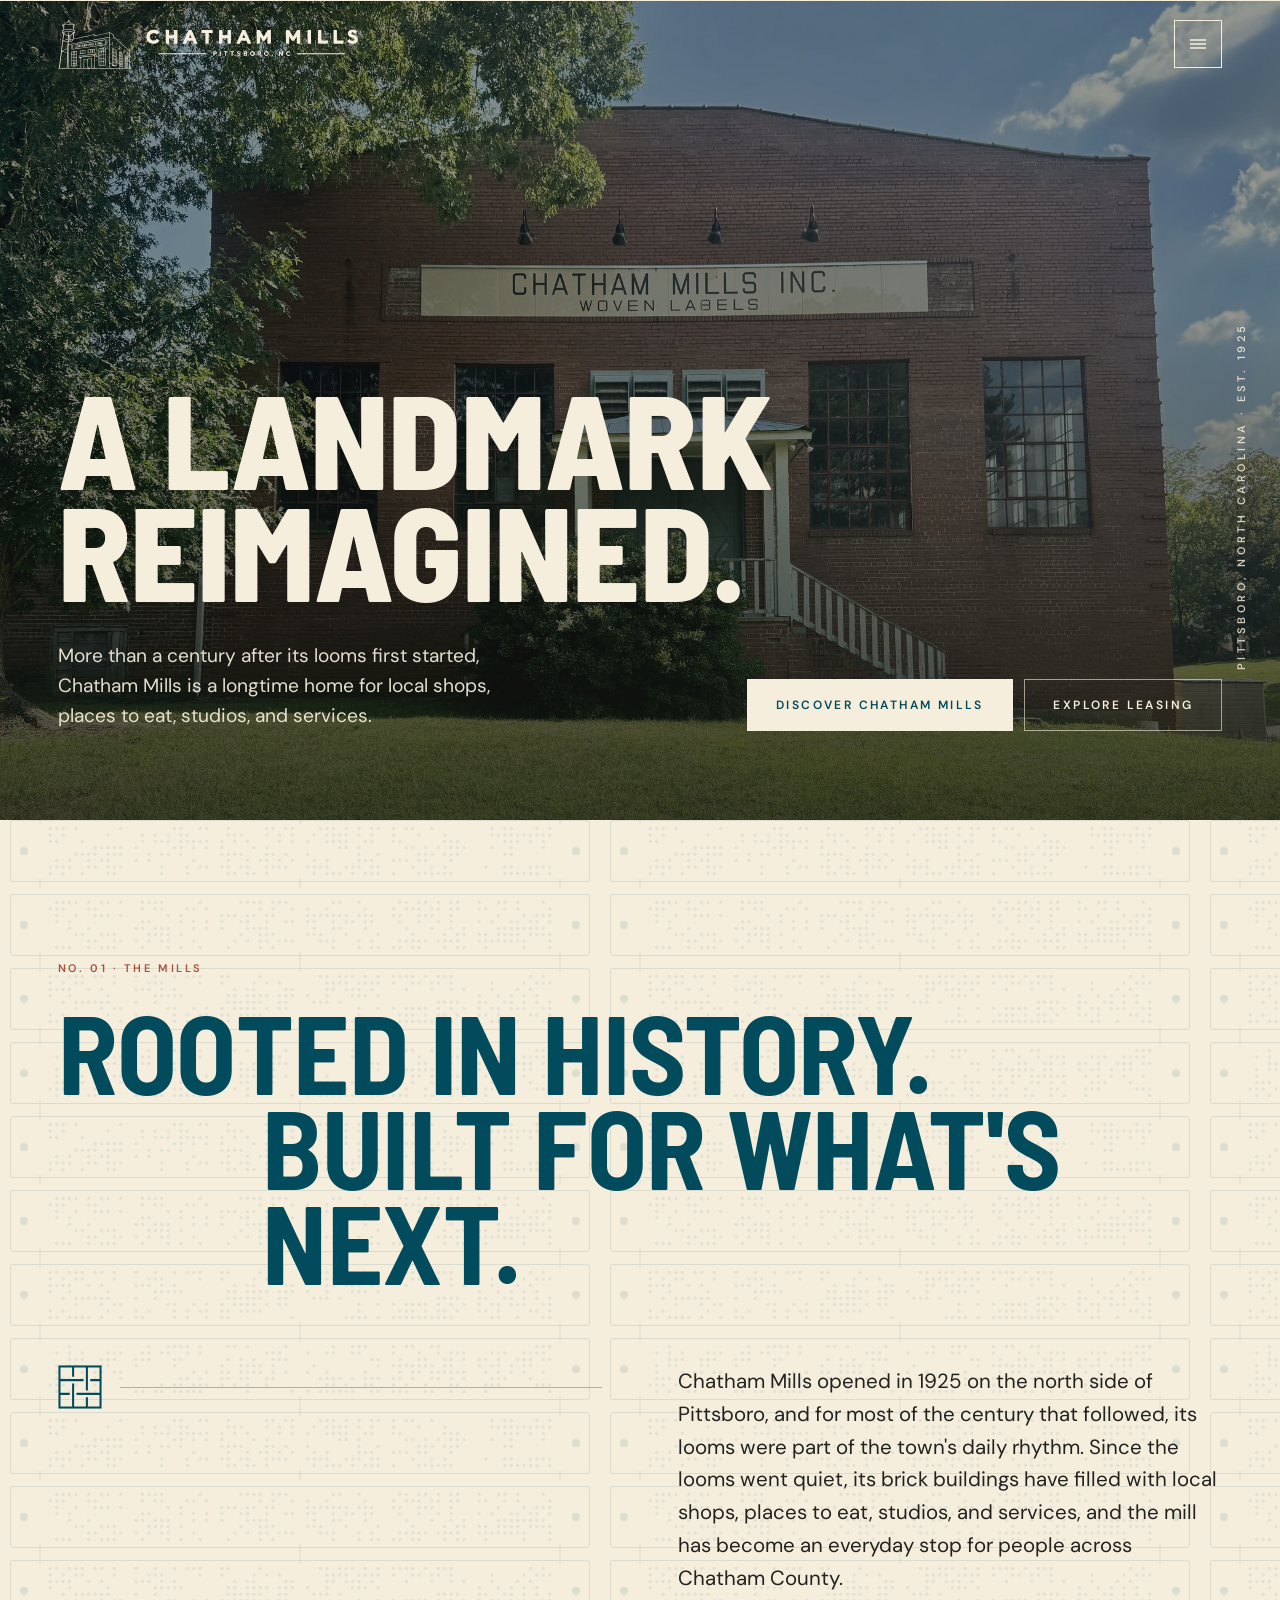
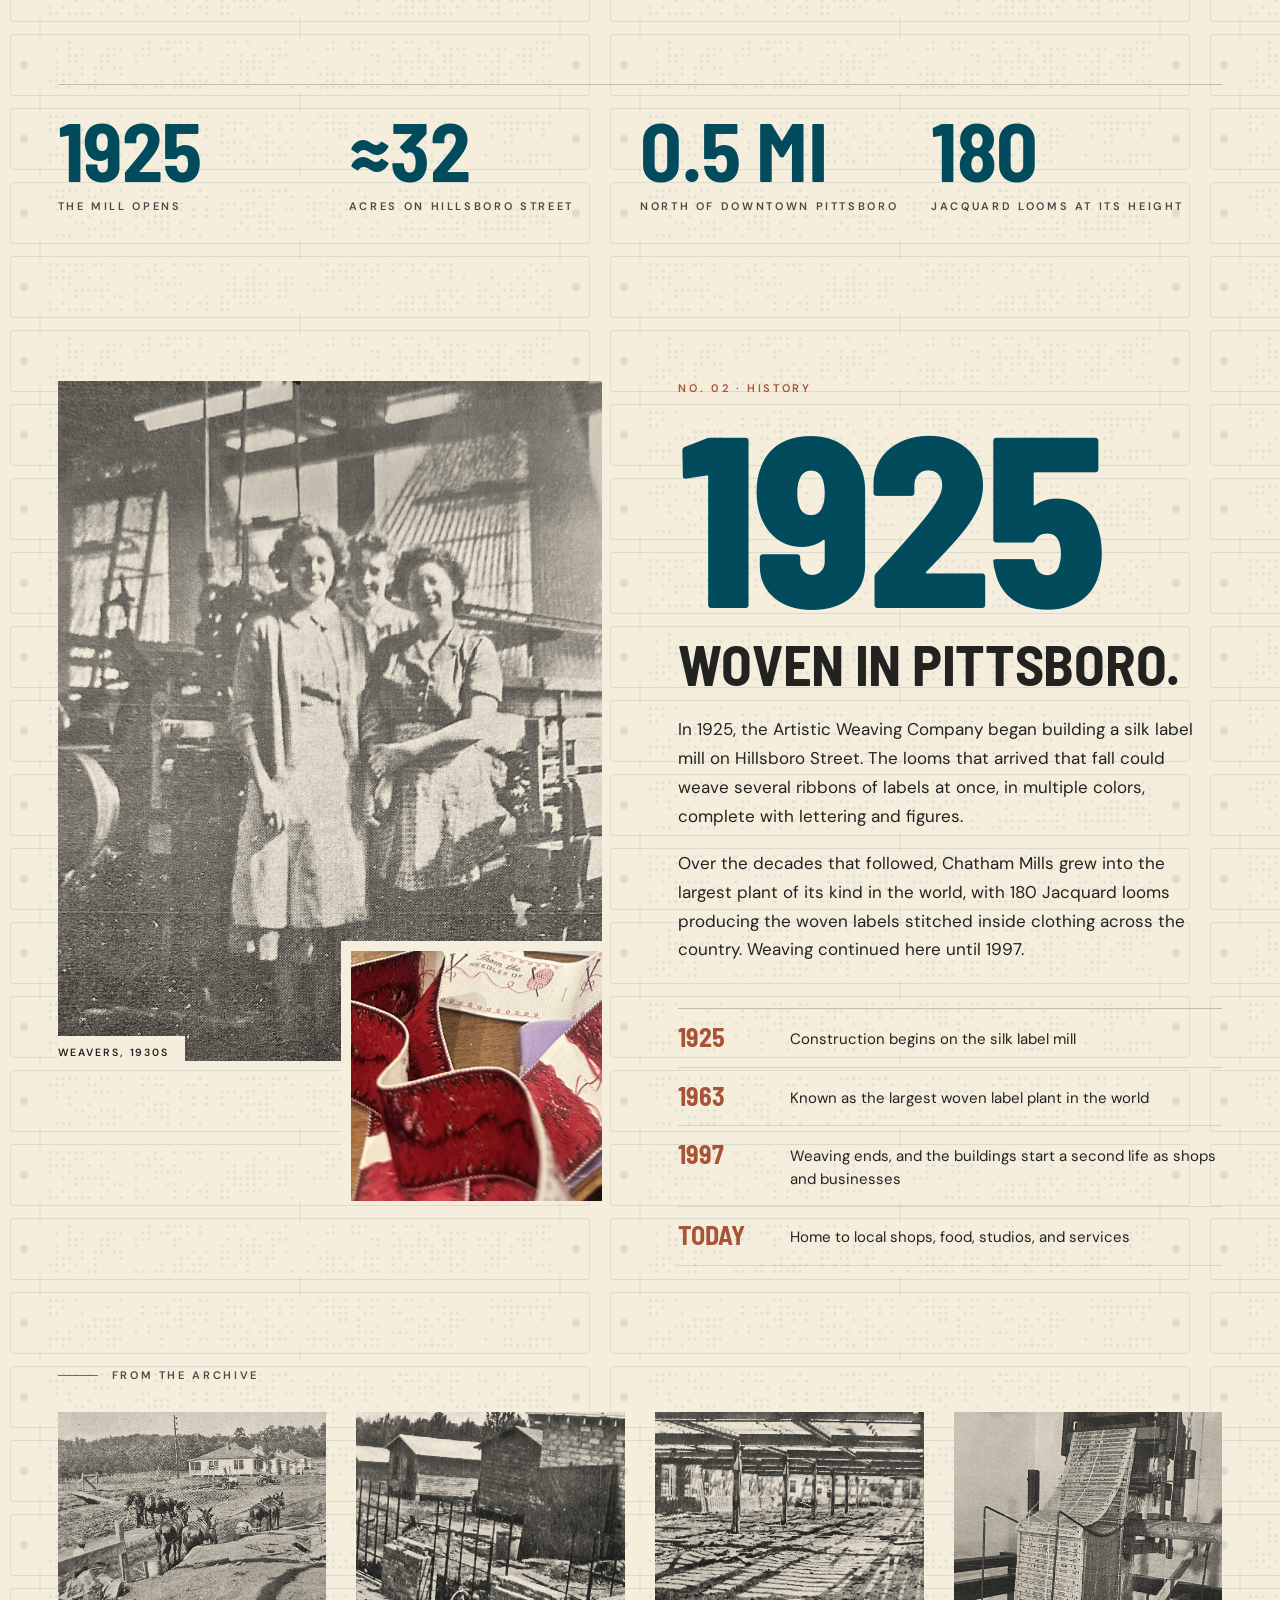
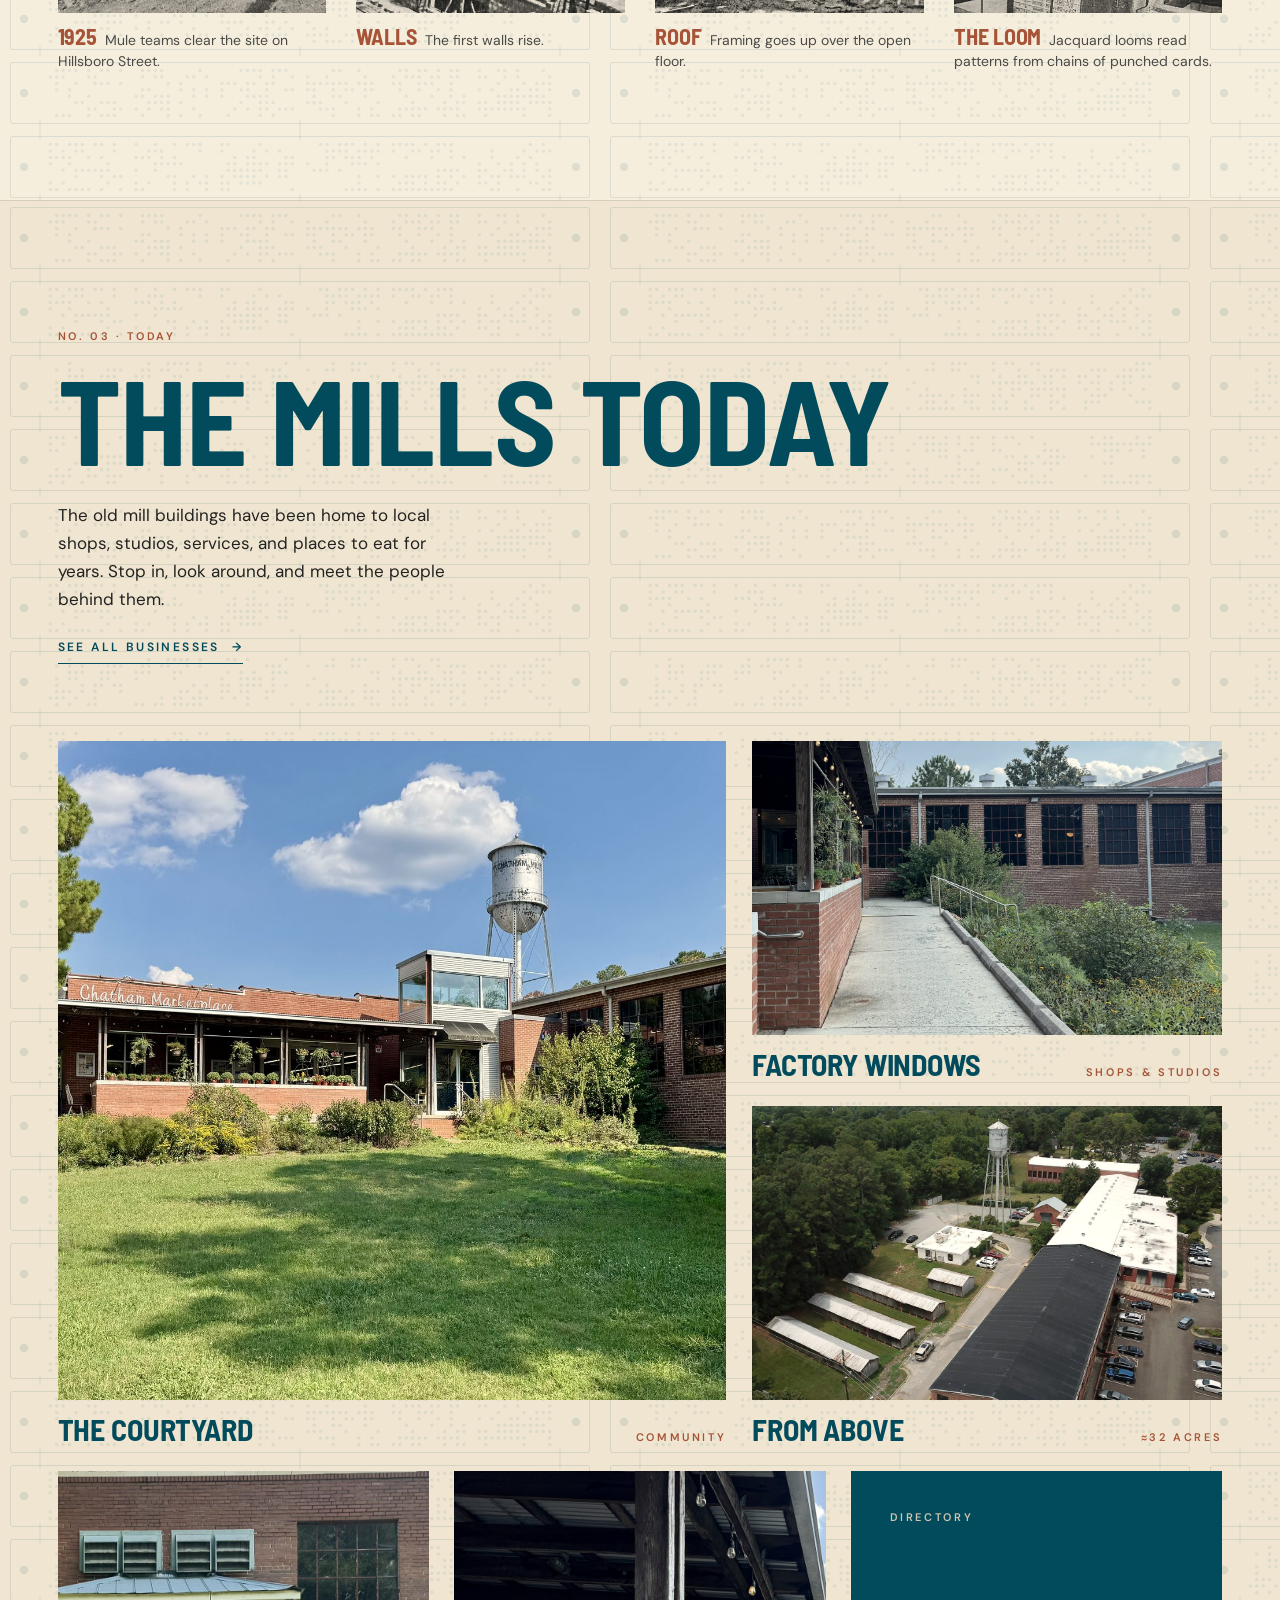
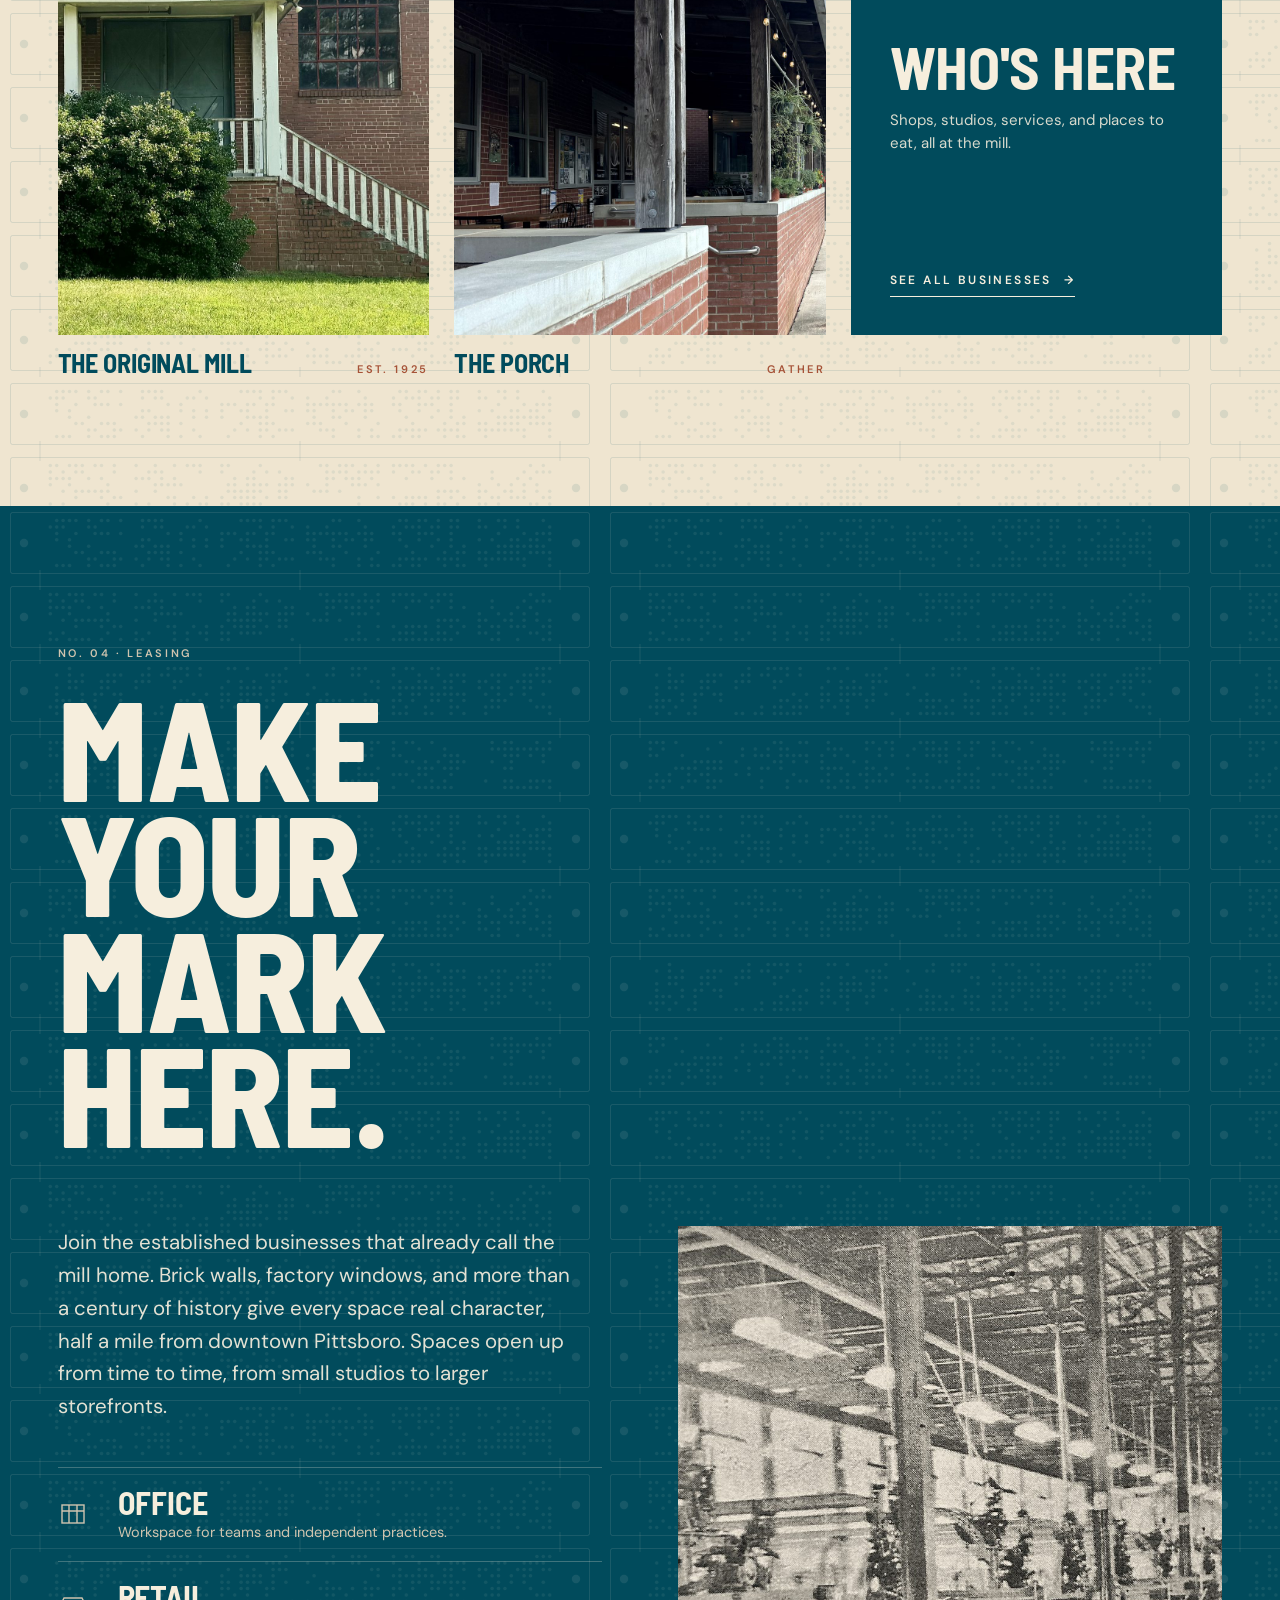
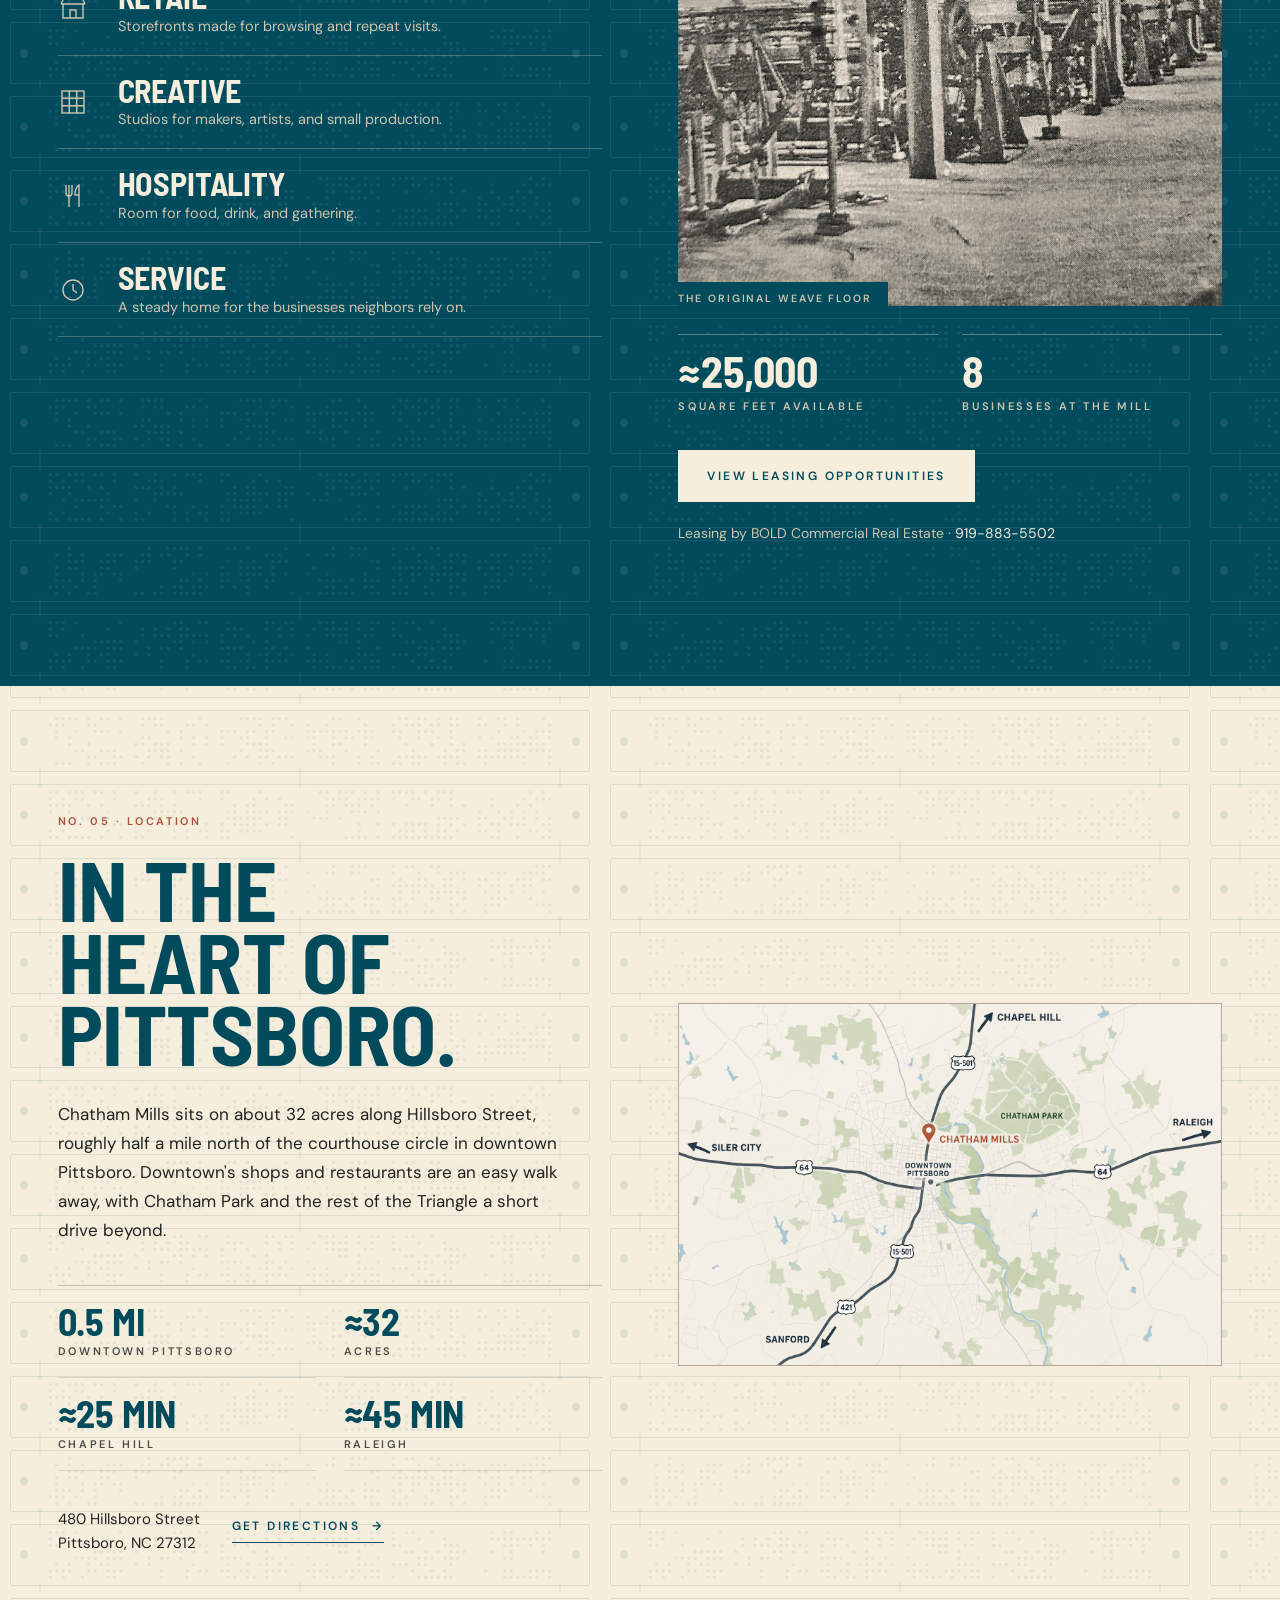
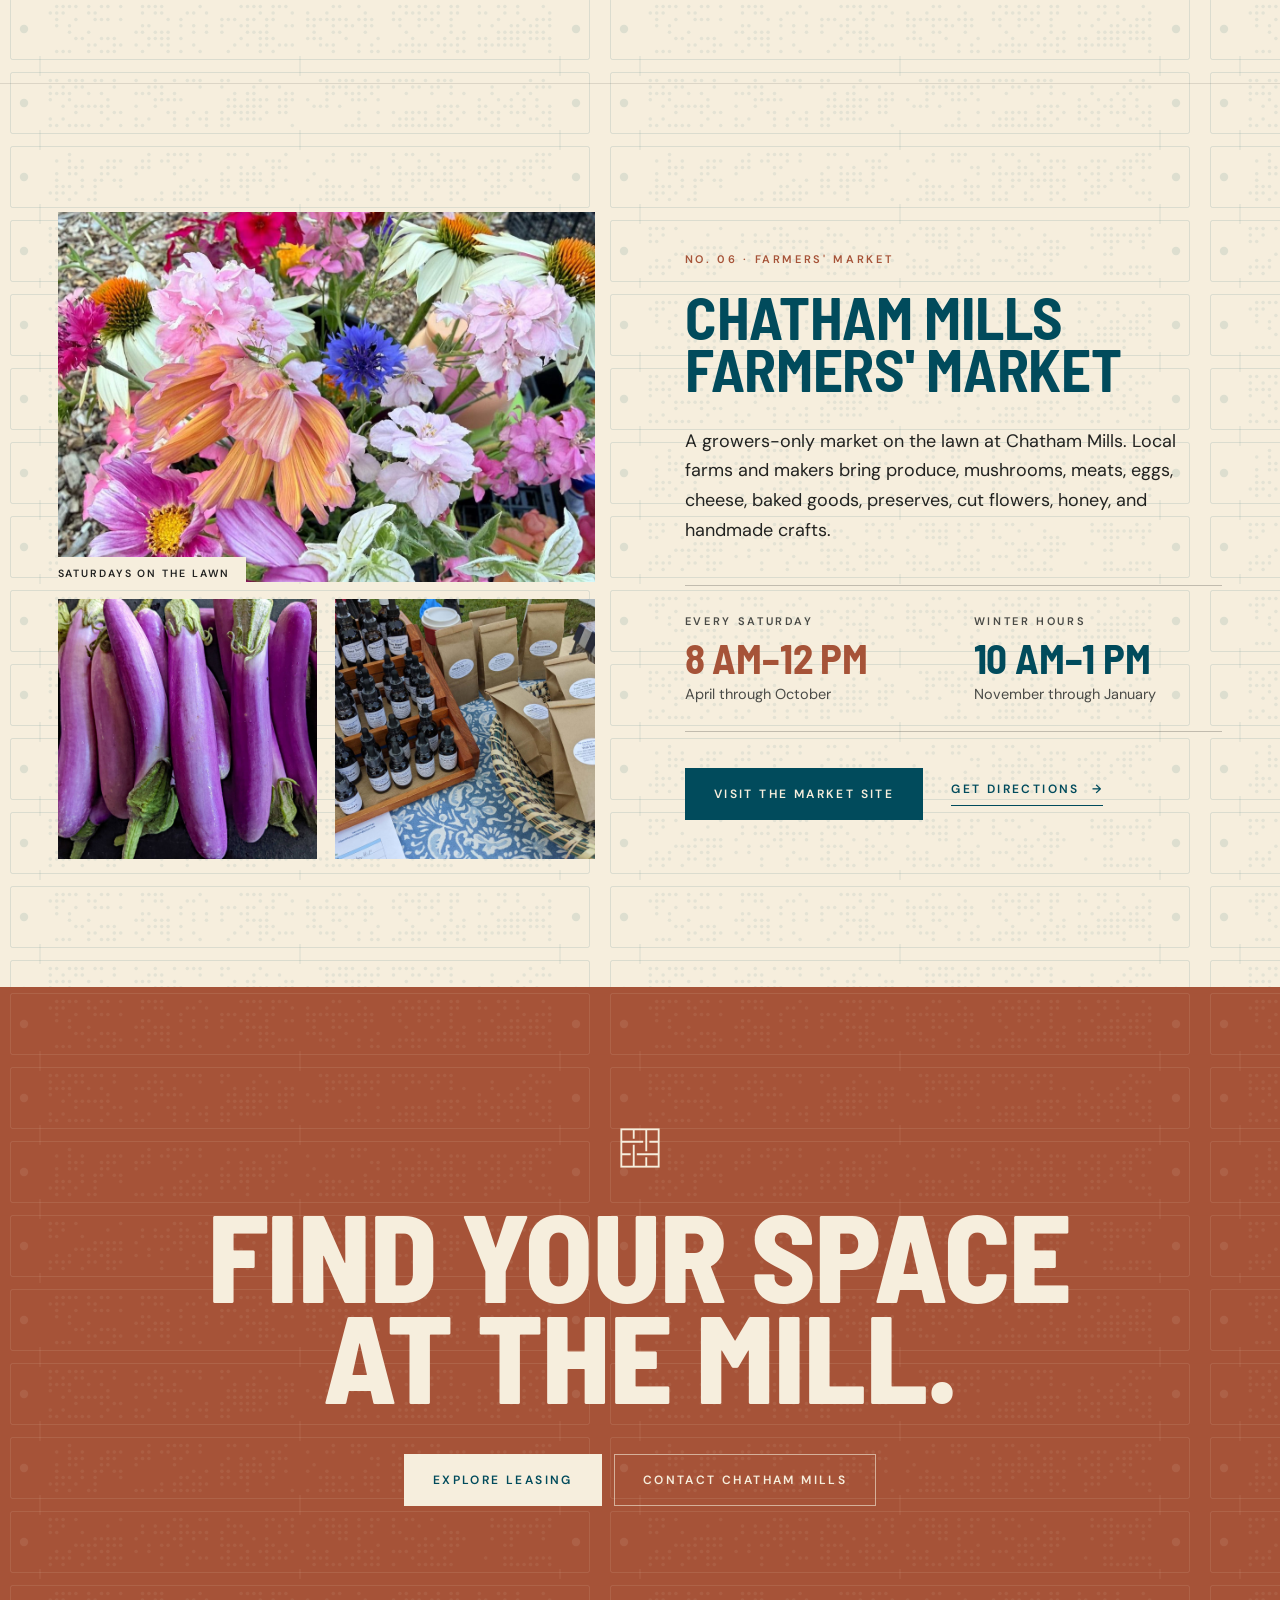
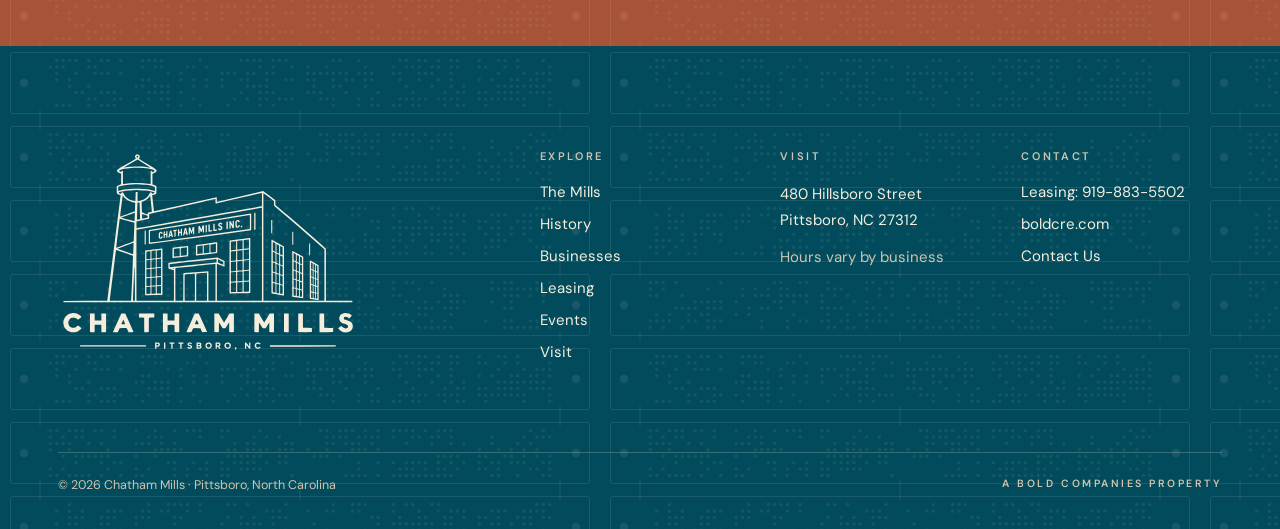
<file: index.html>
<!doctype html>
<html lang="en">
<head>
<meta charset="utf-8">
<meta name="viewport" content="width=device-width, initial-scale=1">
<title>Chatham Mills · Pittsboro, North Carolina</title>
<meta name="description" content="A historic 1925 textile mill on Hillsboro Street in Pittsboro, NC, and a longtime home for local shops, places to eat, studios, and services.">
<meta property="og:title" content="Chatham Mills · Pittsboro, North Carolina">
<meta property="og:description" content="A historic 1925 textile mill on Hillsboro Street in Pittsboro, NC, and a longtime home for local shops, places to eat, studios, and services.">
<meta name="theme-color" content="#014B5C">
<link rel="icon" href="images/logo-mark-charcoal.svg" type="image/svg+xml">
<link rel="preconnect" href="https://fonts.googleapis.com">
<link rel="preconnect" href="https://fonts.gstatic.com" crossorigin>
<link rel="stylesheet" href="https://fonts.googleapis.com/css2?family=Barlow+Semi+Condensed:wght@600;700;800&amp;family=DM+Sans:ital,wght@0,400;0,500;0,600;0,700;1,400&amp;display=swap">
<link rel="stylesheet" href="styles.css">
</head>
<body>
<a href="#main" class="lbl" style="position:absolute;left:-9999px;top:0" onfocus="this.style.left='16px';this.style.top='16px';this.style.zIndex=99;this.style.background='#F6EEDD';this.style.padding='12px'" onblur="this.style.left='-9999px'">Skip to content</a>


<div id="top" class="weave" style="background-color:#F6EEDD;color:#222321;min-width:0">

<!-- NAVIGATION -->
<header class="site-nav">
<div class="wrap" style="height:100%;display:flex;align-items:center;justify-content:space-between;gap:24px">
<a href="#top" aria-label="Chatham Mills home" style="display:flex;flex-shrink:0;align-items:center;gap:14px;text-decoration:none;color:inherit">
<img class="logo-light nav-mark" src="images/logo-mark-cream.svg" alt="" style="height:50px;width:auto">
<img class="logo-light nav-word" src="images/logo-wordmark-cream.svg" alt="Chatham Mills, Pittsboro, NC" style="height:34px;width:auto">
<img class="logo-dark nav-mark" src="images/logo-mark-charcoal.svg" alt="" style="height:50px;width:auto">
<img class="logo-dark nav-word" src="images/logo-wordmark-charcoal.svg" alt="Chatham Mills, Pittsboro, NC" style="height:34px;width:auto">
</a>
<nav class="navlinks" aria-label="Primary" style="display:flex;align-items:center;gap:clamp(16px,1.7vw,28px)">
<a class="nl" href="#mills">The Mills</a>
<a class="nl" href="#history">History</a>
<a class="nl" href="businesses.html">Businesses</a>
<a class="nl" href="#leasing">Leasing</a>
<a class="nl" href="#events">Events</a>
<a class="nl" href="#visit">Visit</a>
</nav>
<div style="display:flex;align-items:center;gap:12px">
<a class="btn navcta navcta-ghost" href="contact.html" style="min-height:46px;padding:0 18px">Contact</a>
<a class="btn navcta" href="https://www.loopnet.com/Listing/480-Hillsboro-St-Pittsboro-NC/42048387/" style="min-height:46px;padding:0 18px">Explore Leasing</a>
<button class="menubtn" type="button" aria-label="Open menu" aria-expanded="false" aria-controls="mobile-menu">
<svg class="ic-open" width="20" height="20" viewBox="0 0 20 20" fill="none" stroke="currentColor" stroke-width="1.6" aria-hidden="true"><path d="M2 6h16M2 10h16M2 14h16"/></svg>
<svg class="ic-close" width="20" height="20" viewBox="0 0 20 20" fill="none" stroke="currentColor" stroke-width="1.6" aria-hidden="true"><path d="M4 4l12 12M16 4L4 16"/></svg>
</button>
</div>
</div>
</header>

<div id="mobile-menu" class="menu-panel weave-lt">
<a class="ml disp" href="#mills">The Mills</a>
<a class="ml disp" href="#history">History</a>
<a class="ml disp" href="businesses.html">Businesses</a>
<a class="ml disp" href="#leasing">Leasing</a>
<a class="ml disp" href="#events">Events</a>
<a class="ml disp" href="#visit">Visit</a>
<a class="ml disp" href="contact.html">Contact</a>
<a class="btn btn-cream" href="https://www.loopnet.com/Listing/480-Hillsboro-St-Pittsboro-NC/42048387/" style="margin-top:28px;align-self:flex-start">Explore Leasing</a>
</div>

<main id="main">
<!-- HERO -->
<section aria-label="Introduction" style="position:relative;min-height:clamp(680px,64vw,940px);display:flex;align-items:flex-end;color:#F6EEDD;overflow:hidden">
<figure class="ph" style="position:absolute;inset:0">
<img class="zi" src="images/hero-mill-front.jpg" alt="The front of Chatham Mills, a brick mill building with a sign reading Chatham Mills Inc. Woven Labels" style="object-position:50% 30%">
<div style="position:absolute;inset:0;background:rgba(20,22,20,.46)"></div>
<div style="position:absolute;left:0;right:0;bottom:0;height:62%;background:linear-gradient(180deg,rgba(20,22,20,0),rgba(20,22,20,.62))"></div>
</figure>
<div class="vlabel lbl" style="position:absolute;right:clamp(18px,2.4vw,34px);bottom:150px;writing-mode:vertical-rl;transform:rotate(180deg);color:rgba(246,238,221,.82);letter-spacing:.32em">Pittsboro, North Carolina · Est. 1925</div>
<div class="wrap" style="position:relative;width:100%;padding-top:180px;padding-bottom:clamp(56px,7vw,104px)">
<h1 class="disp rise d1" style="margin:0;font-size:clamp(50px,10.4vw,140px);font-weight:800;line-height:.84;max-width:12ch">A Landmark Reimagined.</h1>
<div style="display:flex;flex-wrap:wrap;align-items:flex-end;justify-content:space-between;gap:32px;margin-top:36px">
<p class="rise d2" style="margin:0;max-width:470px;font-size:clamp(17px,1.5vw,20px);line-height:1.55;color:rgba(246,238,221,.92)">More than a century after its looms first started, Chatham Mills is a longtime home for local shops, places to eat, studios, and services.</p>
<div class="rise d3" style="display:flex;flex-wrap:wrap;gap:12px">
<a class="btn btn-cream" href="#mills">Discover Chatham Mills</a>
<a class="btn btn-ghost-cream" href="https://www.loopnet.com/Listing/480-Hillsboro-St-Pittsboro-NC/42048387/">Explore Leasing</a>
</div>
</div>
</div>
</section>

<!-- 01 INTRODUCTION -->
<section id="mills" style="padding:clamp(96px,11vw,168px) 0 clamp(80px,9vw,140px)">
<div class="wrap">
<div class="lbl reveal" style="color:#A65338">No. 01 · The Mills</div>
<h2 class="disp reveal" style="margin:28px 0 0;font-size:clamp(56px,8.6vw,150px);color:#014B5C;line-height:.86">Rooted in history.</h2>
<h2 class="disp reveal" style="margin:0;padding-left:clamp(0px,16vw,260px);font-size:clamp(56px,8.6vw,150px);color:#014B5C;line-height:.86">Built for what's next.</h2>
<div style="display:grid;grid-template-columns:repeat(auto-fit,minmax(min(100%,380px),1fr));gap:clamp(32px,6vw,96px);margin-top:clamp(56px,6vw,88px);align-items:start">
<div class="reveal" style="display:flex;align-items:center;gap:18px;color:#014B5C">
<svg width="44" height="44" viewBox="0 0 30 30" fill="none" stroke="currentColor" stroke-width="1.4" aria-hidden="true"><rect x="1" y="1" width="28" height="28"/><path d="M1 10.3H17.4M22 10.3H29M1 19.7H8M12.6 19.7H29M10.3 1V8M10.3 12.6V29M19.7 1V17.4M19.7 22V29"/></svg>
<span style="flex:1;height:1px;background:rgba(1,75,92,.35)"></span>
</div>
<p class="reveal" style="margin:0;font-size:clamp(18px,1.6vw,22px);line-height:1.6;max-width:620px">Chatham Mills opened in 1925 on the north side of Pittsboro, and for most of the century that followed, its looms were part of the town's daily rhythm. Since the looms went quiet, its brick buildings have filled with local shops, places to eat, studios, and services, and the mill has become an everyday stop for people across Chatham County.</p>
</div>
<div style="display:grid;grid-template-columns:repeat(auto-fit,minmax(min(100%,220px),1fr));margin-top:clamp(64px,7vw,104px);border-top:1px solid rgba(34,35,33,.25)">
<div class="reveal" style="padding:28px 24px 0 0">
<div class="disp" style="font-size:clamp(64px,6.4vw,96px);color:#014B5C">1925</div>
<div class="lbl" style="margin-top:12px;color:#4A4B47">The mill opens</div>
</div>
<div class="reveal" style="padding:28px 24px 0 0">
<div class="disp" style="font-size:clamp(64px,6.4vw,96px);color:#014B5C">≈32</div>
<div class="lbl" style="margin-top:12px;color:#4A4B47">Acres on Hillsboro Street</div>
</div>
<div class="reveal" style="padding:28px 24px 0 0">
<div class="disp" style="font-size:clamp(64px,6.4vw,96px);color:#014B5C">0.5 mi</div>
<div class="lbl" style="margin-top:12px;color:#4A4B47">North of downtown Pittsboro</div>
</div>
<div class="reveal" style="padding:28px 24px 0 0">
<div class="disp" style="font-size:clamp(64px,6.4vw,96px);color:#014B5C">180</div>
<div class="lbl" style="margin-top:12px;color:#4A4B47">Jacquard looms at its height</div>
</div>
</div>
</div>
</section>

<!-- 02 HISTORY -->
<section id="history" style="padding:clamp(40px,4vw,64px) 0 clamp(96px,10vw,160px)">
<div class="wrap" style="display:grid;grid-template-columns:repeat(auto-fit,minmax(min(100%,460px),1fr));gap:clamp(40px,6vw,104px);align-items:start">
<div style="position:relative">
<figure class="ph unveil" style="aspect-ratio:4/5;width:100%">
<img class="zi" src="images/archival-weavers.jpg" alt="Three women who worked as weavers at Chatham Mills, standing beside the looms" loading="lazy" style="object-position:50% 38%">
<figcaption class="tag">Weavers, 1930s</figcaption>
</figure>
<figure class="ph unveil overlap" style="aspect-ratio:1/1;width:46%;margin:-22% 0 0 auto;position:relative;border:10px solid #F6EEDD;border-right:0;border-bottom:0">
<img class="zi" src="images/woven-labels.jpg" alt="Woven label ribbons in deep red, cream, and lavender" loading="lazy" style="object-position:40% 50%">
</figure>
</div>
<div>
<div class="lbl reveal" style="color:#A65338">No. 02 · History</div>
<div class="disp reveal" aria-hidden="true" style="font-size:clamp(150px,19vw,300px);font-weight:800;color:#014B5C;line-height:.8;margin-top:18px;letter-spacing:-.02em">1925</div>
<h2 class="disp reveal" style="margin:30px 0 0;font-size:clamp(40px,4.4vw,64px);color:#222321">Woven in Pittsboro.</h2>
<div class="reveal" style="margin-top:26px;font-size:17px;line-height:1.7;max-width:540px">
<p style="margin:0 0 18px">In 1925, the Artistic Weaving Company began building a silk label mill on Hillsboro Street. The looms that arrived that fall could weave several ribbons of labels at once, in multiple colors, complete with lettering and figures.</p>
<p style="margin:0">Over the decades that followed, Chatham Mills grew into the largest plant of its kind in the world, with 180 Jacquard looms producing the woven labels stitched inside clothing across the country. Weaving continued here until 1997.</p>
</div>
<ol class="reveal" style="list-style:none;margin:44px 0 0;padding:0;border-top:1px solid rgba(34,35,33,.25)">
<li style="display:grid;grid-template-columns:96px minmax(0,1fr);gap:16px;padding:16px 0;border-bottom:1px solid rgba(34,35,33,.14)"><span class="disp" style="font-size:26px;color:#A65338">1925</span><span style="font-size:15px;line-height:1.5;padding-top:3px">Construction begins on the silk label mill</span></li>
<li style="display:grid;grid-template-columns:96px minmax(0,1fr);gap:16px;padding:16px 0;border-bottom:1px solid rgba(34,35,33,.14)"><span class="disp" style="font-size:26px;color:#A65338">1963</span><span style="font-size:15px;line-height:1.5;padding-top:3px">Known as the largest woven label plant in the world</span></li>
<li style="display:grid;grid-template-columns:96px minmax(0,1fr);gap:16px;padding:16px 0;border-bottom:1px solid rgba(34,35,33,.14)"><span class="disp" style="font-size:26px;color:#A65338">1997</span><span style="font-size:15px;line-height:1.5;padding-top:3px">Weaving ends, and the buildings start a second life as shops and businesses</span></li>
<li style="display:grid;grid-template-columns:96px minmax(0,1fr);gap:16px;padding:16px 0;border-bottom:1px solid rgba(34,35,33,.14)"><span class="disp" style="font-size:26px;color:#A65338">Today</span><span style="font-size:15px;line-height:1.5;padding-top:3px">Home to local shops, food, studios, and services</span></li>
</ol>
</div>
</div>
<div class="wrap" style="margin-top:clamp(72px,8vw,120px)">
<div class="lbl reveal" style="color:#4A4B47;display:flex;align-items:center;gap:14px"><span style="display:inline-block;width:40px;height:1px;background:#A65338"></span>From the archive</div>
<div style="display:grid;grid-template-columns:repeat(auto-fit,minmax(min(100%,240px),1fr));gap:clamp(20px,2.4vw,32px);margin-top:28px;align-items:start">
<figure class="arch reveal" style="margin:0"><div class="ph" style="aspect-ratio:4/3"><img class="zi" src="images/archival-site-1925.jpg" alt="Mule teams clearing the mill site, with small houses behind" loading="lazy" style="object-position:50% 60%"></div><figcaption><span class="disp" style="font-size:22px;color:#A65338;margin-right:8px">1925</span>Mule teams clear the site on Hillsboro Street.</figcaption></figure>
<figure class="arch reveal" style="margin:0"><div class="ph" style="aspect-ratio:4/3"><img class="zi" src="images/archival-walls.jpg" alt="Block walls rising during early construction of the mill" loading="lazy" style="object-position:50% 50%"></div><figcaption><span class="disp" style="font-size:22px;color:#A65338;margin-right:8px">Walls</span>The first walls rise.</figcaption></figure>
<figure class="arch reveal" style="margin:0"><div class="ph" style="aspect-ratio:4/3"><img class="zi" src="images/archival-framing.jpg" alt="Roof framing over the open mill floor during construction" loading="lazy" style="object-position:50% 40%"></div><figcaption><span class="disp" style="font-size:22px;color:#A65338;margin-right:8px">Roof</span>Framing goes up over the open floor.</figcaption></figure>
<figure class="arch reveal" style="margin:0"><div class="ph" style="aspect-ratio:4/3"><img class="zi" src="images/archival-jacquard-loom.jpg" alt="A Jacquard loom with a long chain of punched cards feeding into it" loading="lazy" style="object-position:50% 42%"></div><figcaption><span class="disp" style="font-size:22px;color:#A65338;margin-right:8px">The Loom</span>Jacquard looms read patterns from chains of punched cards.</figcaption></figure>
</div>
</div>
</section>

<!-- 03 TODAY -->
<section class="weave" style="padding:clamp(96px,10vw,160px) 0;background-color:#EFE5D0;border-top:1px solid rgba(34,35,33,.12)">
<div class="wrap">
<div style="display:flex;flex-wrap:wrap;align-items:flex-end;justify-content:space-between;gap:32px">
<div>
<div class="lbl reveal" style="color:#A65338">No. 03 · Today</div>
<h2 class="disp reveal" style="margin:24px 0 0;font-size:clamp(64px,9.4vw,164px);color:#014B5C;line-height:.84">The Mills Today</h2>
</div>
<div class="reveal" style="max-width:400px">
<p style="margin:0 0 22px;font-size:17px;line-height:1.65">The old mill buildings have been home to local shops, studios, services, and places to eat for years. Stop in, look around, and meet the people behind them.</p>
<a class="tl" href="businesses.html">See All Businesses <span class="ar" aria-hidden="true">→</span></a>
</div>
</div>
<div class="mag" style="display:grid;grid-template-columns:repeat(12,minmax(0,1fr));gap:clamp(16px,2vw,28px);margin-top:clamp(56px,6vw,88px)">
<a href="businesses.html" style="grid-column:span 7;grid-row:span 2;display:flex;flex-direction:column;text-decoration:none;color:#222321">
<figure class="ph unveil" style="flex:1;min-height:420px"><img class="zi" src="images/today-courtyard.jpg" alt="The courtyard lawn at Chatham Mills, with the brick buildings and water tower behind" loading="lazy" style="object-position:55% 50%"></figure>
<div style="display:flex;justify-content:space-between;align-items:baseline;gap:16px;padding-top:16px"><span class="disp" style="font-size:30px;color:#014B5C">The Courtyard</span><span class="lbl" style="color:#A65338">Community</span></div>
</a>
<a href="businesses.html" style="grid-column:span 5;display:flex;flex-direction:column;text-decoration:none;color:#222321">
<figure class="ph unveil" style="aspect-ratio:16/10"><img class="zi" src="images/today-walkway.jpg" alt="A walkway along the brick mill buildings with tall factory windows" loading="lazy" style="object-position:60% 50%"></figure>
<div style="display:flex;justify-content:space-between;align-items:baseline;gap:16px;padding-top:16px"><span class="disp" style="font-size:30px;color:#014B5C">Factory Windows</span><span class="lbl" style="color:#A65338">Shops &amp; Studios</span></div>
</a>
<a href="businesses.html" style="grid-column:span 5;display:flex;flex-direction:column;text-decoration:none;color:#222321">
<figure class="ph unveil" style="aspect-ratio:16/10"><img class="zi" src="images/today-aerial.jpg" alt="Aerial view of Chatham Mills and its water tower" loading="lazy" style="object-position:55% 45%"></figure>
<div style="display:flex;justify-content:space-between;align-items:baseline;gap:16px;padding-top:16px"><span class="disp" style="font-size:30px;color:#014B5C">From Above</span><span class="lbl" style="color:#A65338">≈32 Acres</span></div>
</a>
<a href="businesses.html" style="grid-column:span 4;display:flex;flex-direction:column;text-decoration:none;color:#222321">
<figure class="ph unveil" style="aspect-ratio:4/5"><img class="zi" src="images/today-entrance.jpg" alt="The original mill entrance with a small portico, green doors, and white stair rail" loading="lazy" style="object-position:45% 50%"></figure>
<div style="display:flex;justify-content:space-between;align-items:baseline;gap:16px;padding-top:16px"><span class="disp" style="font-size:26px;color:#014B5C">The Original Mill</span><span class="lbl" style="color:#A65338">Est. 1925</span></div>
</a>
<a href="#events" style="grid-column:span 4;display:flex;flex-direction:column;text-decoration:none;color:#222321">
<figure class="ph unveil" style="aspect-ratio:4/5"><img class="zi" src="images/today-porch.jpg" alt="A covered porch with string lights along the brick building" loading="lazy" style="object-position:40% 50%"></figure>
<div style="display:flex;justify-content:space-between;align-items:baseline;gap:16px;padding-top:16px"><span class="disp" style="font-size:26px;color:#014B5C">The Porch</span><span class="lbl" style="color:#A65338">Gather</span></div>
</a>
<a href="businesses.html" style="grid-column:span 4;aspect-ratio:4/5;box-sizing:border-box;padding:clamp(28px,3vw,40px);display:flex;flex-direction:column;justify-content:space-between;text-decoration:none;color:#F6EEDD;background-color:#014B5C">
<span class="lbl" style="color:#CFC4AF">Directory</span>
<span><span class="disp" style="display:block;font-size:clamp(44px,4.6vw,68px);line-height:.88">Who's Here</span><span style="display:block;margin-top:16px;font-size:15px;line-height:1.55;color:rgba(246,238,221,.88)">Shops, studios, services, and places to eat, all at the mill.</span></span>
<span class="tl" style="align-self:flex-start;color:#F6EEDD">See All Businesses <span class="ar" aria-hidden="true">→</span></span>
</a>
</div>
</div>
</section>

<!-- 04 LEASING -->
<section id="leasing" class="weave-lt" style="background-color:#014B5C;color:#F6EEDD;padding:clamp(96px,11vw,176px) 0">
<div class="wrap">
<div class="lbl reveal" style="color:#CFC4AF">No. 04 · Leasing</div>
<h2 class="disp reveal" style="margin:26px 0 0;font-size:clamp(68px,11vw,190px);font-weight:800;line-height:.82;max-width:9ch">Make Your Mark Here.</h2>
<div style="display:grid;grid-template-columns:repeat(auto-fit,minmax(min(100%,440px),1fr));gap:clamp(48px,6vw,104px);margin-top:clamp(56px,6vw,96px);align-items:start">
<div>
<p class="reveal" style="margin:0;font-size:clamp(18px,1.6vw,21px);line-height:1.6;max-width:520px;color:rgba(246,238,221,.92)">Join the established businesses that already call the mill home. Brick walls, factory windows, and more than a century of history give every space real character, half a mile from downtown Pittsboro. Spaces open up from time to time, from small studios to larger storefronts.</p>
<ul class="reveal" style="list-style:none;margin:44px 0 0;padding:0;border-top:1px solid rgba(246,238,221,.25)">
<li style="display:grid;grid-template-columns:40px minmax(0,1fr);gap:20px;align-items:center;padding:20px 0;border-bottom:1px solid rgba(246,238,221,.25)">
<svg width="30" height="30" viewBox="0 0 30 30" fill="none" stroke="#CFC4AF" stroke-width="1.4" aria-hidden="true"><rect x="4" y="6" width="22" height="18"/><path d="M4 12h22M11 6v18M19 6v18"/></svg>
<div><div class="disp" style="font-size:32px">Office</div><div style="font-size:14.5px;color:#CFC4AF;margin-top:6px">Workspace for teams and independent practices.</div></div>
</li>
<li style="display:grid;grid-template-columns:40px minmax(0,1fr);gap:20px;align-items:center;padding:20px 0;border-bottom:1px solid rgba(246,238,221,.25)">
<svg width="30" height="30" viewBox="0 0 30 30" fill="none" stroke="#CFC4AF" stroke-width="1.4" aria-hidden="true"><path d="M3 11l3-6h18l3 6M3 11h24M5 11v14h20V11M12 25v-8h6v8"/></svg>
<div><div class="disp" style="font-size:32px">Retail</div><div style="font-size:14.5px;color:#CFC4AF;margin-top:6px">Storefronts made for browsing and repeat visits.</div></div>
</li>
<li style="display:grid;grid-template-columns:40px minmax(0,1fr);gap:20px;align-items:center;padding:20px 0;border-bottom:1px solid rgba(246,238,221,.25)">
<svg width="30" height="30" viewBox="0 0 30 30" fill="none" stroke="#CFC4AF" stroke-width="1.4" aria-hidden="true"><rect x="4" y="4" width="22" height="22"/><path d="M4 11.3h22M4 18.7h22M11.3 4v22M18.7 4v22"/></svg>
<div><div class="disp" style="font-size:32px">Creative</div><div style="font-size:14.5px;color:#CFC4AF;margin-top:6px">Studios for makers, artists, and small production.</div></div>
</li>
<li style="display:grid;grid-template-columns:40px minmax(0,1fr);gap:20px;align-items:center;padding:20px 0;border-bottom:1px solid rgba(246,238,221,.25)">
<svg width="30" height="30" viewBox="0 0 30 30" fill="none" stroke="#CFC4AF" stroke-width="1.4" aria-hidden="true"><path d="M8 4v8a3 3 0 0 0 6 0V4M11 4v22M21 26V4c-3 2-4 6-4 10h4"/></svg>
<div><div class="disp" style="font-size:32px">Hospitality</div><div style="font-size:14.5px;color:#CFC4AF;margin-top:6px">Room for food, drink, and gathering.</div></div>
</li>
<li style="display:grid;grid-template-columns:40px minmax(0,1fr);gap:20px;align-items:center;padding:20px 0;border-bottom:1px solid rgba(246,238,221,.25)">
<svg width="30" height="30" viewBox="0 0 30 30" fill="none" stroke="#CFC4AF" stroke-width="1.4" aria-hidden="true"><circle cx="15" cy="15" r="10"/><path d="M15 9v6l4 3"/></svg>
<div><div class="disp" style="font-size:32px">Service</div><div style="font-size:14.5px;color:#CFC4AF;margin-top:6px">A steady home for the businesses neighbors rely on.</div></div>
</li>
</ul>
</div>
<div>
<figure class="ph unveil" style="aspect-ratio:4/5"><img class="zi" src="images/archival-weave-room.jpg" alt="The long weave floor of the mill lined with looms beneath steel roof trusses" loading="lazy" style="object-position:42% 50%"><figcaption class="tag" style="background:#014B5C;color:#CFC4AF">The original weave floor</figcaption></figure>
<div class="reveal" style="display:grid;grid-template-columns:repeat(2,minmax(0,1fr));gap:24px;margin-top:28px">
<div style="border-top:1px solid rgba(246,238,221,.35);padding-top:16px"><div class="disp" style="font-size:44px">≈25,000</div><div class="lbl" style="margin-top:8px;color:#CFC4AF">Square feet available</div></div>
<div style="border-top:1px solid rgba(246,238,221,.35);padding-top:16px"><div class="disp" style="font-size:44px">8</div><div class="lbl" style="margin-top:8px;color:#CFC4AF">Businesses at the mill</div></div>
</div>
<div class="reveal" style="display:flex;flex-wrap:wrap;gap:12px;margin-top:36px">
<a class="btn btn-cream" href="https://www.loopnet.com/Listing/480-Hillsboro-St-Pittsboro-NC/42048387/">View Leasing Opportunities</a>
</div>
<p class="reveal" style="margin:20px 0 0;font-size:14px;line-height:1.6;color:#CFC4AF">Leasing by BOLD Commercial Real Estate · <a class="fl" href="tel:+19198835502">919-883-5502</a></p>
</div>
</div>
</div>
</section>

<!-- 05 LOCATION -->
<section id="visit" style="padding:clamp(96px,10vw,168px) 0">
<div class="wrap" style="display:grid;grid-template-columns:repeat(auto-fit,minmax(min(100%,440px),1fr));gap:clamp(48px,6vw,104px);align-items:center">
<div>
<div class="lbl reveal" style="color:#A65338">No. 05 · Location</div>
<h2 class="disp reveal" style="margin:24px 0 0;font-size:clamp(48px,6.6vw,112px);color:#014B5C;line-height:.85">In the<br>Heart of<br>Pittsboro.</h2>
<p class="reveal" style="margin:32px 0 0;font-size:17px;line-height:1.7;max-width:520px">Chatham Mills sits on about 32 acres along Hillsboro Street, roughly half a mile north of the courthouse circle in downtown Pittsboro. Downtown's shops and restaurants are an easy walk away, with Chatham Park and the rest of the Triangle a short drive beyond.</p>
<dl class="reveal" style="margin:40px 0 0;display:grid;grid-template-columns:repeat(2,minmax(0,1fr));gap:0 28px;border-top:1px solid rgba(34,35,33,.25)">
<div style="padding:18px 0;border-bottom:1px solid rgba(34,35,33,.14)"><dt class="disp" style="font-size:38px;color:#014B5C">0.5 mi</dt><dd class="lbl" style="margin:6px 0 0;color:#4A4B47">Downtown Pittsboro</dd></div>
<div style="padding:18px 0;border-bottom:1px solid rgba(34,35,33,.14)"><dt class="disp" style="font-size:38px;color:#014B5C">≈32</dt><dd class="lbl" style="margin:6px 0 0;color:#4A4B47">Acres</dd></div>
<div style="padding:18px 0;border-bottom:1px solid rgba(34,35,33,.14)"><dt class="disp" style="font-size:38px;color:#014B5C">≈25 min</dt><dd class="lbl" style="margin:6px 0 0;color:#4A4B47">Chapel Hill</dd></div>
<div style="padding:18px 0;border-bottom:1px solid rgba(34,35,33,.14)"><dt class="disp" style="font-size:38px;color:#014B5C">≈45 min</dt><dd class="lbl" style="margin:6px 0 0;color:#4A4B47">Raleigh</dd></div>
</dl>
<div class="reveal" style="margin-top:36px;display:flex;flex-wrap:wrap;align-items:center;gap:20px 32px">
<address style="font-style:normal;font-size:15px;line-height:1.6">480 Hillsboro Street<br>Pittsboro, NC 27312</address>
<a class="tl" href="https://maps.google.com/?q=480+Hillsboro+St+Pittsboro+NC+27312">Get Directions <span class="ar" aria-hidden="true">→</span></a>
</div>
</div>
<figure class="reveal" style="margin:0;border:1px solid rgba(34,35,33,.3);background:#EDE3CF"><img src="images/location-map.jpg" alt="Map of Pittsboro showing Chatham Mills, downtown Pittsboro, Chatham Park, and US 15-501, US 64, and US 421 toward Chapel Hill, Raleigh, Sanford, and Siler City" loading="lazy" style="display:block;width:100%;height:auto;aspect-ratio:3/2"></figure>
</div>
</section>

<!-- 06 FARMERS MARKET -->
<section id="events" style="padding:clamp(96px,10vw,160px) 0;border-top:1px solid rgba(34,35,33,.12)">
<div class="wrap" style="display:grid;grid-template-columns:repeat(auto-fit,minmax(min(100%,440px),1fr));gap:clamp(48px,7vw,112px);align-items:center">
<div style="display:grid;grid-template-columns:repeat(2,minmax(0,1fr));gap:clamp(12px,1.4vw,20px)">
<figure class="ph unveil" style="grid-column:1/-1;aspect-ratio:16/11"><img class="zi" src="images/market-flowers.jpg" alt="A bunch of fresh-cut flowers at the farmers market, with zinnias, cosmos, and coneflowers" loading="lazy" style="object-position:50% 45%"><figcaption class="tag">Saturdays on the lawn</figcaption></figure>
<figure class="ph unveil" style="aspect-ratio:1/1"><img class="zi" src="images/market-eggplant.jpg" alt="Long purple eggplants stacked at a farm stand" loading="lazy" style="object-position:50% 50%"></figure>
<figure class="ph unveil" style="aspect-ratio:1/1"><img class="zi" src="images/market-herbal.jpg" alt="Herbal tinctures and loose-leaf tea bags at a market booth" loading="lazy" style="object-position:40% 50%"></figure>
</div>
<div>
<div class="lbl reveal" style="color:#A65338">No. 06 · Farmers' Market</div>
<h2 class="disp reveal" style="margin:24px 0 0;font-size:clamp(44px,4.6vw,72px);color:#014B5C;line-height:.88">Chatham Mills<br>Farmers' Market</h2>
<p class="reveal" style="margin:32px 0 0;font-size:18px;line-height:1.65;max-width:540px">A growers-only market on the lawn at Chatham Mills. Local farms and makers bring produce, mushrooms, meats, eggs, cheese, baked goods, preserves, cut flowers, honey, and handmade crafts.</p>
<div class="reveal" style="margin-top:40px;border-top:1px solid rgba(34,35,33,.25);border-bottom:1px solid rgba(34,35,33,.25);padding:28px 0;display:grid;grid-template-columns:repeat(auto-fit,minmax(min(100%,200px),1fr));gap:24px 40px">
<div>
<div class="lbl" style="color:#4A4B47">Every Saturday</div>
<div class="disp" style="font-size:clamp(36px,3.2vw,48px);white-space:nowrap;color:#A65338;margin-top:10px;line-height:.9">8 AM–12 PM</div>
<div style="margin-top:8px;font-size:14.5px;color:#4A4B47">April through October</div>
</div>
<div>
<div class="lbl" style="color:#4A4B47">Winter Hours</div>
<div class="disp" style="font-size:clamp(36px,3.2vw,48px);white-space:nowrap;color:#014B5C;margin-top:10px;line-height:.9">10 AM–1 PM</div>
<div style="margin-top:8px;font-size:14.5px;color:#4A4B47">November through January</div>
</div>
</div>
<div class="reveal" style="display:flex;flex-wrap:wrap;align-items:center;gap:20px 28px;margin-top:36px">
<a class="btn btn-teal" href="https://www.chathammillsfarmersmarket.com/">Visit the Market Site</a>
<a class="tl" href="https://maps.google.com/?q=480+Hillsboro+St+Pittsboro+NC+27312">Get Directions <span class="ar" aria-hidden="true">→</span></a>
</div>
</div>
</div>
</section>

<!-- 07 FINAL CTA -->
<section class="weave-lt" style="background-color:#A65338;color:#F6EEDD;padding:clamp(96px,11vw,176px) 0">
<div class="wrap" style="text-align:center;display:flex;flex-direction:column;align-items:center">
<svg class="reveal" width="40" height="40" viewBox="0 0 30 30" fill="none" stroke="#F6EEDD" stroke-width="1.4" aria-hidden="true"><rect x="1" y="1" width="28" height="28"/><path d="M1 10.3H17.4M22 10.3H29M1 19.7H8M12.6 19.7H29M10.3 1V8M10.3 12.6V29M19.7 1V17.4M19.7 22V29"/></svg>
<h2 class="disp reveal" style="margin:36px 0 0;font-size:clamp(42px,9.6vw,168px);font-weight:800;line-height:.82">Find Your Space<br>at the Mill.</h2>
<div class="reveal" style="display:flex;flex-wrap:wrap;justify-content:center;gap:12px;margin-top:48px">
<a class="btn btn-cream" href="https://www.loopnet.com/Listing/480-Hillsboro-St-Pittsboro-NC/42048387/">Explore Leasing</a>
<a class="btn btn-ghost-cream" href="contact.html">Contact Chatham Mills</a>
</div>
</div>
</section>

</main>

<!-- FOOTER -->
<footer class="weave-lt" style="background-color:#014B5C;color:#F6EEDD;padding:clamp(72px,8vw,112px) 0 36px;overflow:hidden">
<div class="wrap">
<div style="display:grid;grid-template-columns:repeat(auto-fit,minmax(min(100%,200px),1fr));gap:48px 40px;align-items:start">
<div style="grid-column:span 2;min-width:0">
<img src="images/logo-full-cream.svg" alt="Chatham Mills, Pittsboro, NC" style="width:min(300px,100%);height:auto;display:block">
</div>
<nav aria-label="Footer">
<div class="lbl" style="color:#CFC4AF">Explore</div>
<ul style="list-style:none;margin:18px 0 0;padding:0;display:flex;flex-direction:column;gap:12px;font-size:15px">
<li><a class="fl" href="#mills">The Mills</a></li>
<li><a class="fl" href="#history">History</a></li>
<li><a class="fl" href="businesses.html">Businesses</a></li>
<li><a class="fl" href="#leasing">Leasing</a></li>
<li><a class="fl" href="#events">Events</a></li>
<li><a class="fl" href="#visit">Visit</a></li>
</ul>
</nav>
<div>
<div class="lbl" style="color:#CFC4AF">Visit</div>
<address style="font-style:normal;margin-top:18px;font-size:15px;line-height:1.7">480 Hillsboro Street<br>Pittsboro, NC 27312</address>
<div style="margin-top:12px;font-size:15px;line-height:1.7;color:#CFC4AF">Hours vary by business</div>
</div>
<div>
<div class="lbl" style="color:#CFC4AF">Contact</div>
<ul style="list-style:none;margin:18px 0 0;padding:0;display:flex;flex-direction:column;gap:12px;font-size:15px">
<li><a class="fl" href="tel:+19198835502">Leasing: 919-883-5502</a></li>
<li><a class="fl" href="https://boldcre.com">boldcre.com</a></li>
<li><a class="fl" href="contact.html">Contact Us</a></li>
</ul>
</div>
</div>
<div style="display:flex;flex-wrap:wrap;justify-content:space-between;gap:16px;margin-top:clamp(64px,7vw,96px);padding-top:24px;border-top:1px solid rgba(246,238,221,.22);font-size:12.5px;color:#CFC4AF">
<span>© 2026 Chatham Mills · Pittsboro, North Carolina</span>
<span class="lbl" style="font-size:10.5px">A BOLD Companies Property</span>
</div>
</div>
</footer>

</div>
<script src="main.js"></script>
</body>
</html>
</file>
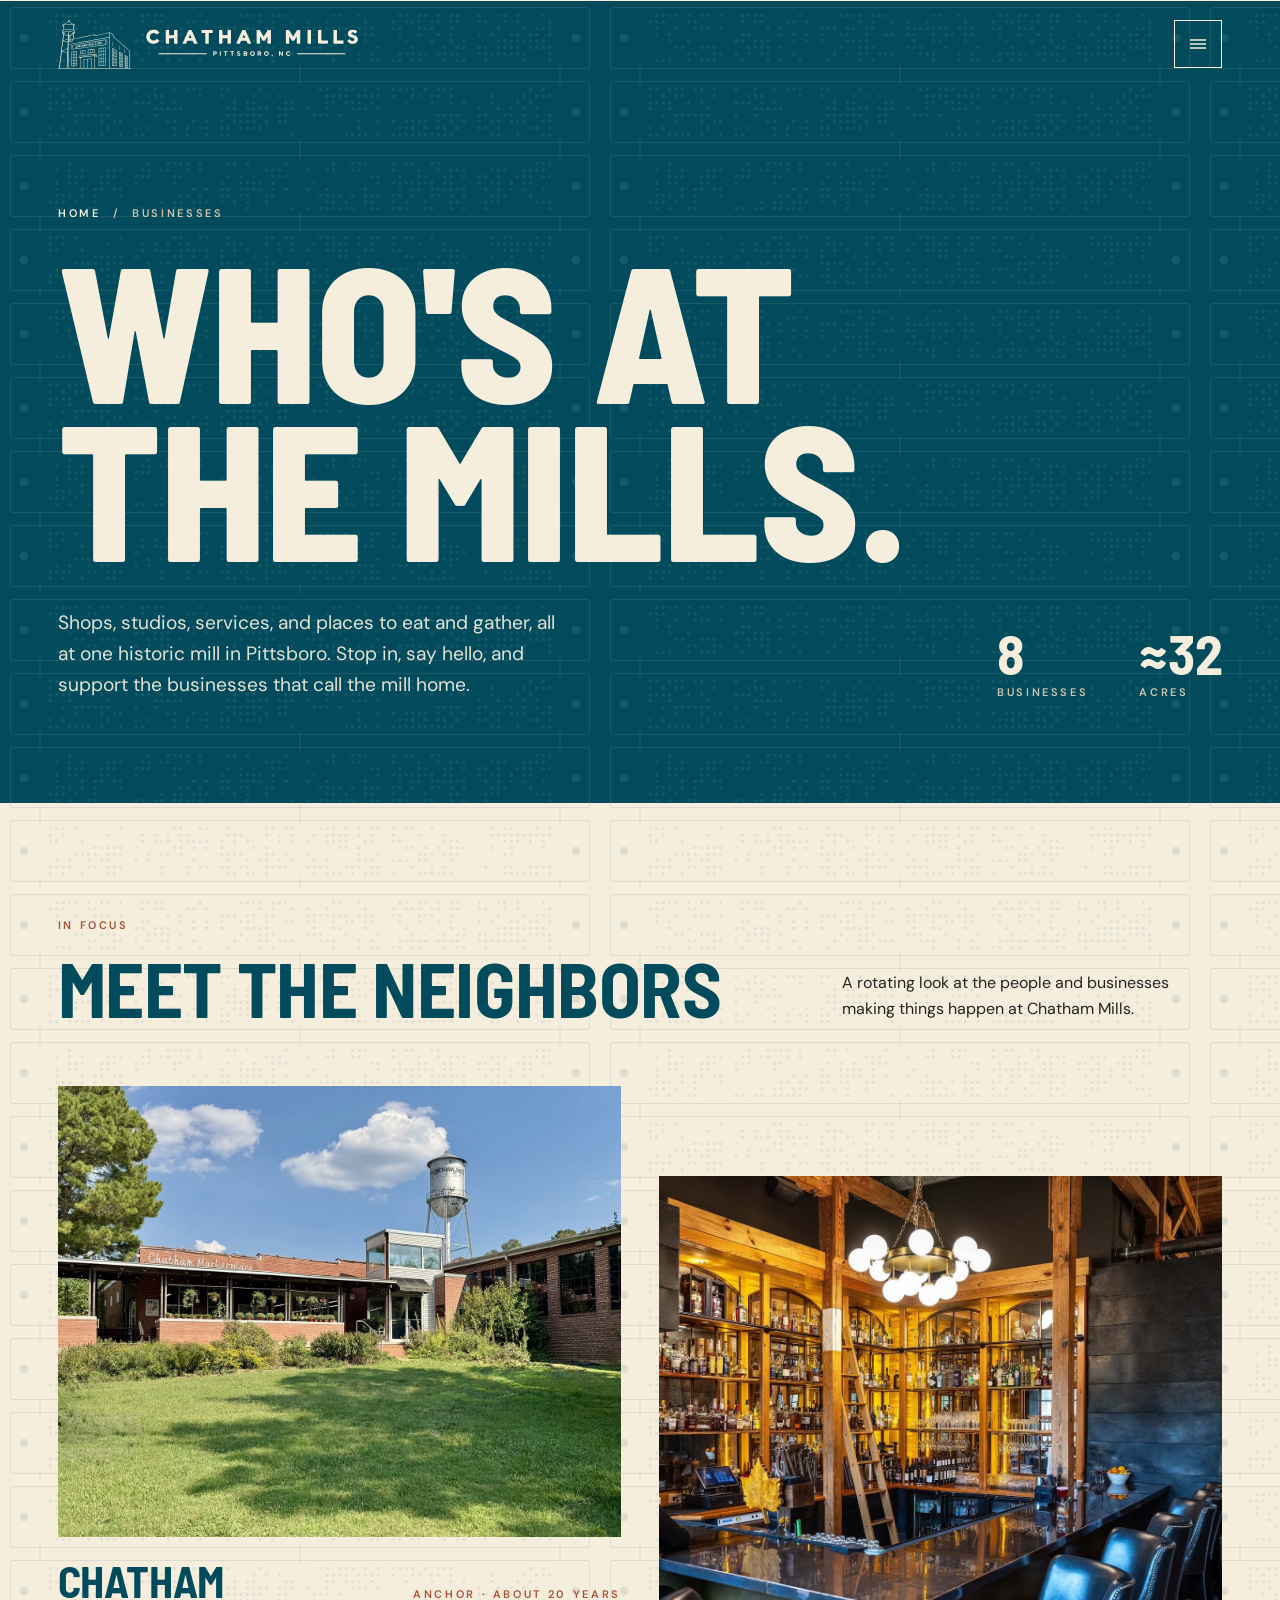
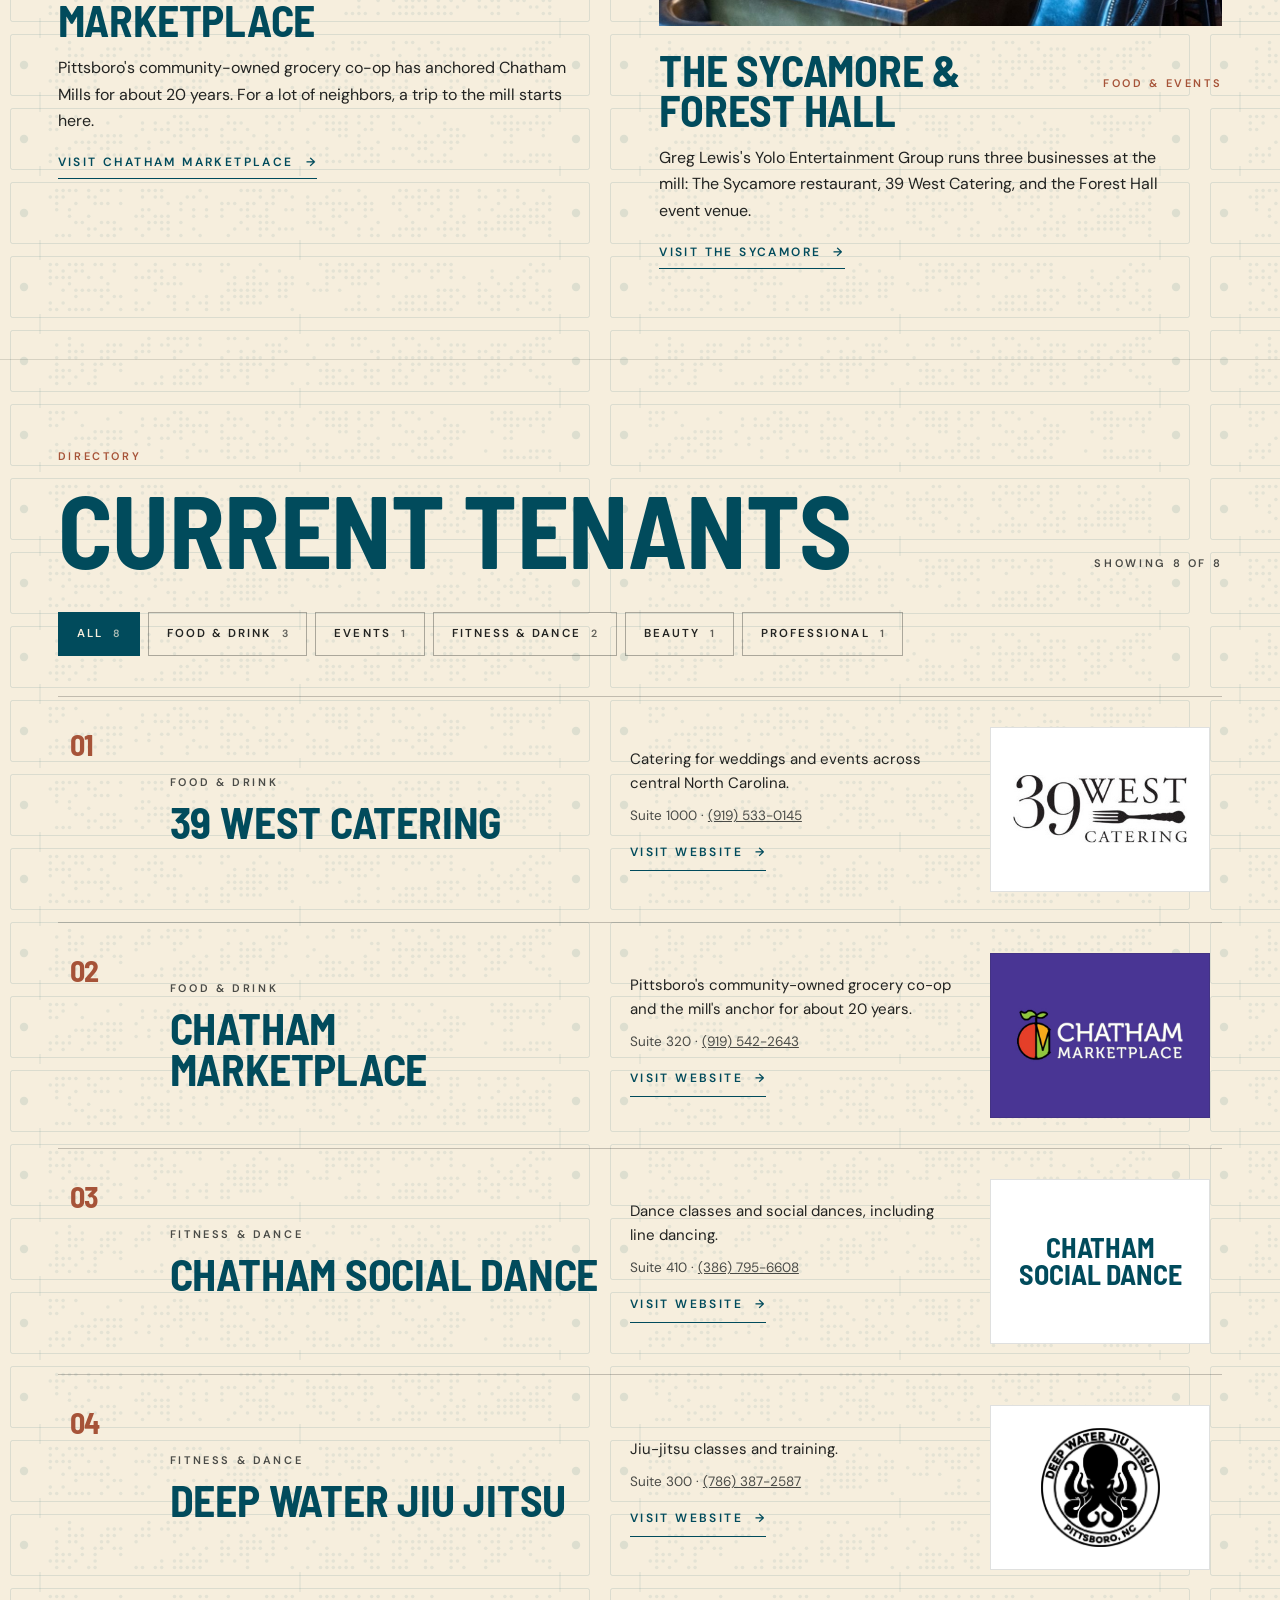
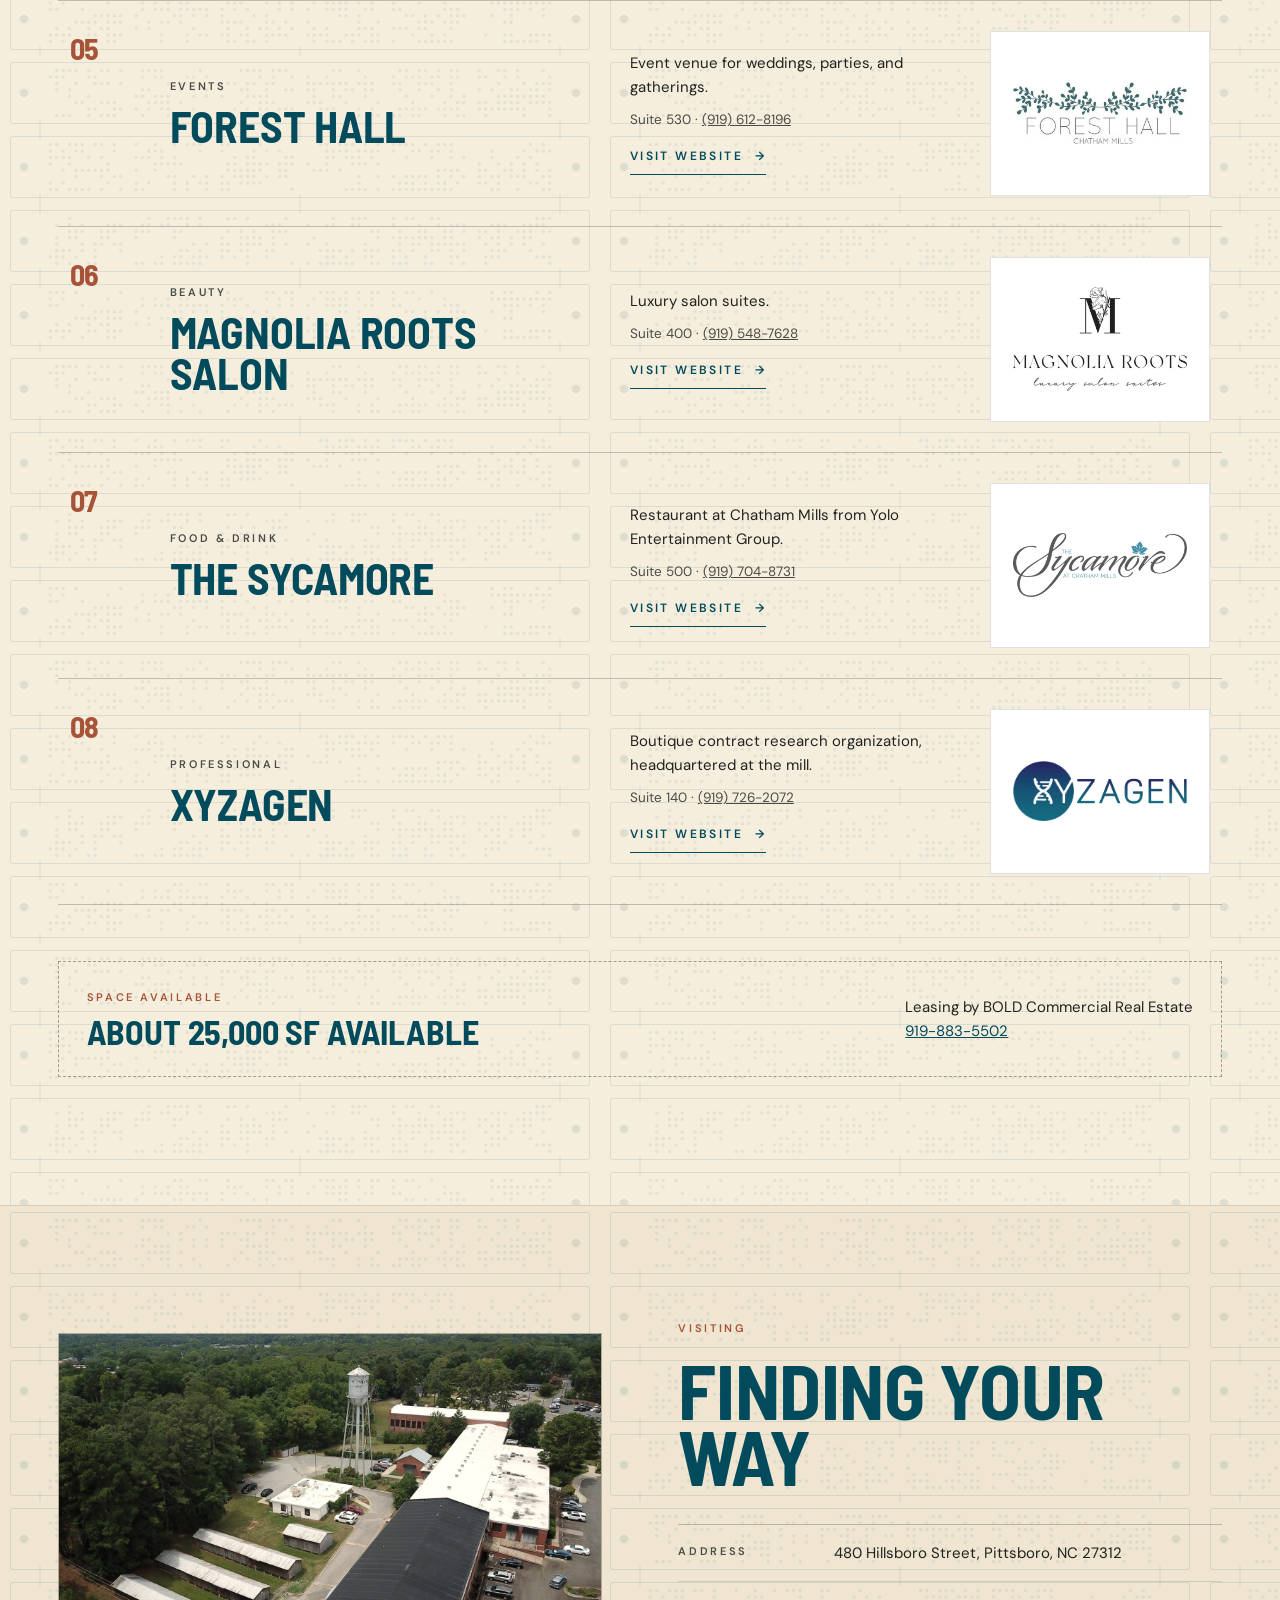
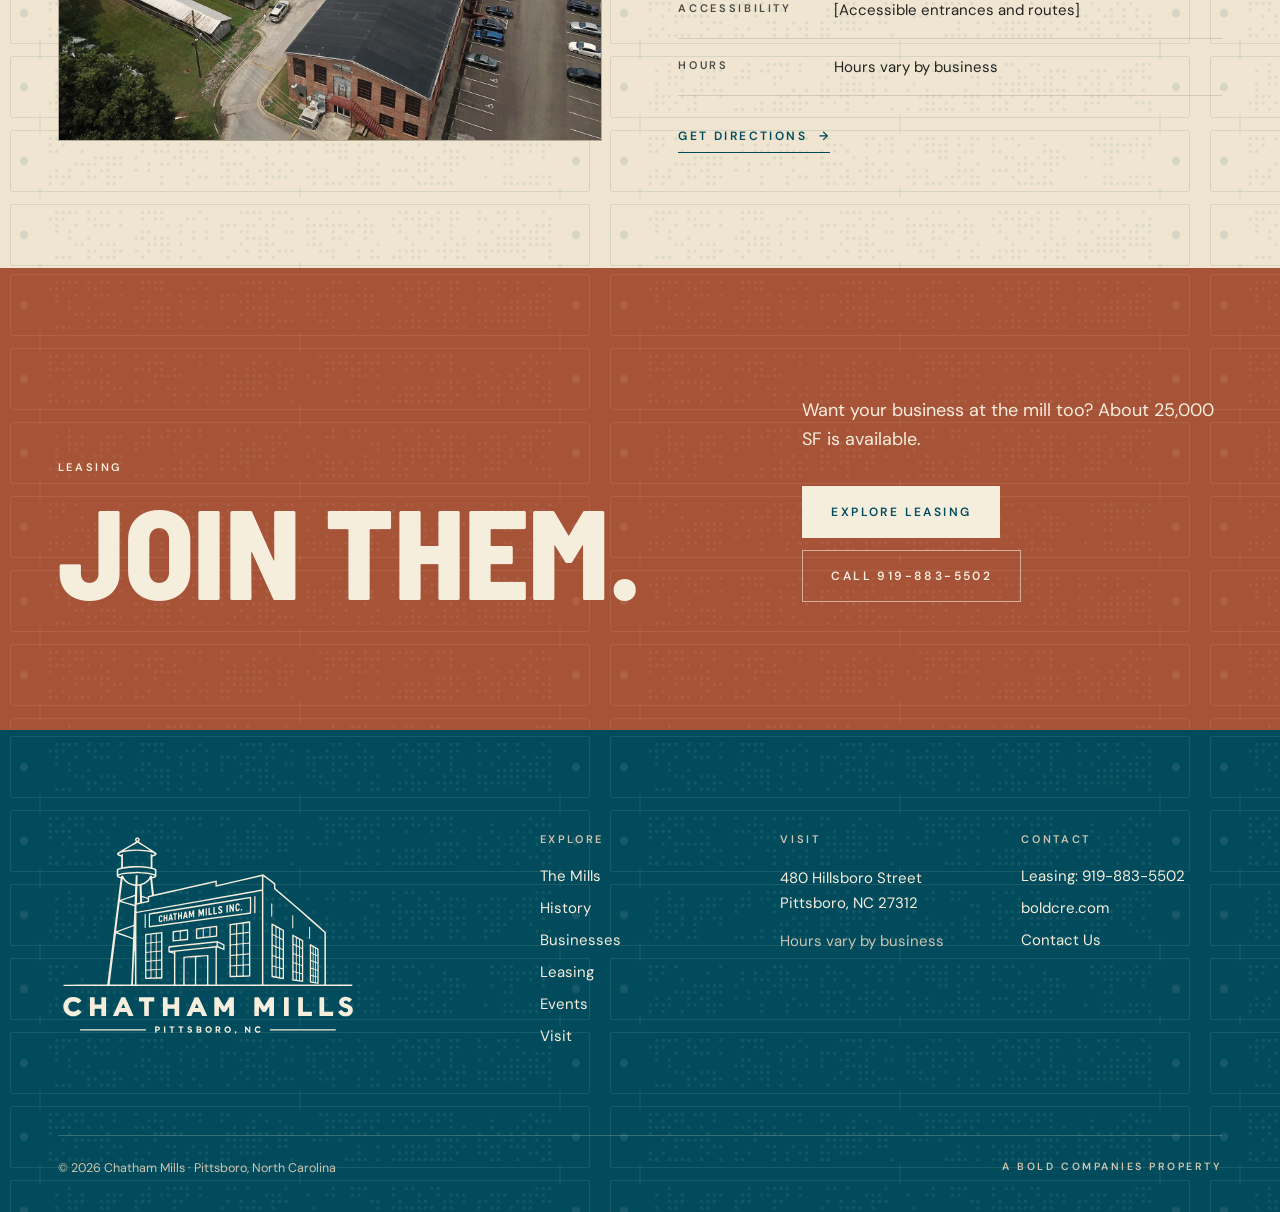
<file: businesses.html>
<!doctype html>
<html lang="en">
<head>
<meta charset="utf-8">
<meta name="viewport" content="width=device-width, initial-scale=1">
<title>Businesses at Chatham Mills · Pittsboro, NC</title>
<meta name="description" content="Shops, studios, services, and places to eat and gather at historic Chatham Mills in Pittsboro, North Carolina.">
<meta property="og:title" content="Businesses at Chatham Mills · Pittsboro, NC">
<meta property="og:description" content="Shops, studios, services, and places to eat and gather at historic Chatham Mills in Pittsboro, North Carolina.">
<meta name="theme-color" content="#014B5C">
<link rel="icon" href="images/logo-mark-charcoal.svg" type="image/svg+xml">
<link rel="preconnect" href="https://fonts.googleapis.com">
<link rel="preconnect" href="https://fonts.gstatic.com" crossorigin>
<link rel="stylesheet" href="https://fonts.googleapis.com/css2?family=Barlow+Semi+Condensed:wght@600;700;800&amp;family=DM+Sans:ital,wght@0,400;0,500;0,600;0,700;1,400&amp;display=swap">
<link rel="stylesheet" href="styles.css">
</head>
<body>
<a href="#main" class="lbl" style="position:absolute;left:-9999px;top:0" onfocus="this.style.left='16px';this.style.top='16px';this.style.zIndex=99;this.style.background='#F6EEDD';this.style.padding='12px'" onblur="this.style.left='-9999px'">Skip to content</a>


<div id="top" class="weave" style="background-color:#F6EEDD;color:#222321;min-width:0">

<!-- NAVIGATION -->
<header class="site-nav">
<div class="wrap" style="height:100%;display:flex;align-items:center;justify-content:space-between;gap:24px">
<a href="index.html" aria-label="Chatham Mills home" style="display:flex;flex-shrink:0;align-items:center;gap:14px;text-decoration:none;color:inherit">
<img class="logo-light nav-mark" src="images/logo-mark-cream.svg" alt="" style="height:50px;width:auto">
<img class="logo-light nav-word" src="images/logo-wordmark-cream.svg" alt="Chatham Mills, Pittsboro, NC" style="height:34px;width:auto">
<img class="logo-dark nav-mark" src="images/logo-mark-charcoal.svg" alt="" style="height:50px;width:auto">
<img class="logo-dark nav-word" src="images/logo-wordmark-charcoal.svg" alt="Chatham Mills, Pittsboro, NC" style="height:34px;width:auto">
</a>
<nav class="navlinks" aria-label="Primary" style="display:flex;align-items:center;gap:clamp(16px,1.7vw,28px)">
<a class="nl" href="index.html#mills">The Mills</a>
<a class="nl" href="index.html#history">History</a>
<a class="nl" href="businesses.html" aria-current="page">Businesses</a>
<a class="nl" href="index.html#leasing">Leasing</a>
<a class="nl" href="index.html#events">Events</a>
<a class="nl" href="index.html#visit">Visit</a>
</nav>
<div style="display:flex;align-items:center;gap:12px">
<a class="btn navcta navcta-ghost" href="contact.html" style="min-height:46px;padding:0 18px">Contact</a>
<a class="btn navcta" href="https://www.loopnet.com/Listing/480-Hillsboro-St-Pittsboro-NC/42048387/" style="min-height:46px;padding:0 18px">Explore Leasing</a>
<button class="menubtn" type="button" aria-label="Open menu" aria-expanded="false" aria-controls="mobile-menu">
<svg class="ic-open" width="20" height="20" viewBox="0 0 20 20" fill="none" stroke="currentColor" stroke-width="1.6" aria-hidden="true"><path d="M2 6h16M2 10h16M2 14h16"/></svg>
<svg class="ic-close" width="20" height="20" viewBox="0 0 20 20" fill="none" stroke="currentColor" stroke-width="1.6" aria-hidden="true"><path d="M4 4l12 12M16 4L4 16"/></svg>
</button>
</div>
</div>
</header>

<div id="mobile-menu" class="menu-panel weave-lt">
<a class="ml disp" href="index.html#mills">The Mills</a>
<a class="ml disp" href="index.html#history">History</a>
<a class="ml disp" href="businesses.html">Businesses</a>
<a class="ml disp" href="index.html#leasing">Leasing</a>
<a class="ml disp" href="index.html#events">Events</a>
<a class="ml disp" href="index.html#visit">Visit</a>
<a class="ml disp" href="contact.html">Contact</a>
<a class="btn btn-cream" href="https://www.loopnet.com/Listing/480-Hillsboro-St-Pittsboro-NC/42048387/" style="margin-top:28px;align-self:flex-start">Explore Leasing</a>
</div>

<main id="main">
<!-- PAGE HEADER -->
<section class="weave-lt" style="background-color:#014B5C;color:#F6EEDD;padding:clamp(170px,16vw,230px) 0 clamp(72px,8vw,120px);position:relative;overflow:hidden">
<div class="wrap" style="position:relative">
<div class="lbl rise" style="color:#CFC4AF;display:flex;align-items:center;gap:12px"><a class="fl" href="index.html">Home</a><span aria-hidden="true">/</span><span>Businesses</span></div>
<h1 class="disp rise d1" style="margin:28px 0 0;font-size:clamp(56px,15vw,220px);font-weight:800;line-height:.82">Who's at<br>the Mills.</h1>
<div style="display:flex;flex-wrap:wrap;align-items:flex-end;justify-content:space-between;gap:32px;margin-top:44px">
<p class="rise d2" style="margin:0;max-width:500px;font-size:clamp(17px,1.5vw,20px);line-height:1.6;color:rgba(246,238,221,.92)">Shops, studios, services, and places to eat and gather, all at one historic mill in Pittsboro. Stop in, say hello, and support the businesses that call the mill home.</p>
<div class="rise d2" style="display:flex;gap:clamp(28px,4vw,56px)">
<div><div class="disp" style="font-size:56px">8</div><div class="lbl" style="color:#CFC4AF;margin-top:6px">Businesses</div></div>
<div><div class="disp" style="font-size:56px">≈32</div><div class="lbl" style="color:#CFC4AF;margin-top:6px">Acres</div></div>
</div>
</div>
</div>
</section>

<!-- IN FOCUS -->
<section style="padding:clamp(88px,9vw,140px) 0 clamp(64px,7vw,104px)">
<div class="wrap">
<div style="display:flex;flex-wrap:wrap;justify-content:space-between;align-items:flex-end;gap:24px">
<div>
<div class="lbl reveal" style="color:#A65338">In Focus</div>
<h2 class="disp reveal" style="margin:20px 0 0;font-size:clamp(48px,6vw,96px);color:#014B5C">Meet the Neighbors</h2>
</div>
<p class="reveal" style="margin:0;max-width:380px;font-size:16px;line-height:1.65">A rotating look at the people and businesses making things happen at Chatham Mills.</p>
</div>
<div style="display:grid;grid-template-columns:repeat(auto-fit,minmax(min(100%,460px),1fr));gap:clamp(24px,3vw,40px);margin-top:clamp(48px,5vw,72px)">
<article>
<figure class="ph unveil" style="aspect-ratio:5/4"><img class="zi" src="images/today-courtyard.jpg" alt="Chatham Marketplace and the courtyard lawn, with the water tower behind" loading="lazy" style="object-position:30% 50%"></figure>
<div class="reveal" style="padding-top:24px;display:grid;grid-template-columns:minmax(0,1fr) auto;gap:8px 24px;align-items:baseline">
<h3 class="disp" style="margin:0;font-size:clamp(34px,3.4vw,48px);color:#014B5C">Chatham Marketplace</h3>
<span class="lbl" style="color:#A65338">Anchor · About 20 Years</span>
<p style="grid-column:1/-1;margin:8px 0 0;font-size:16px;line-height:1.65;max-width:520px">Pittsboro's community-owned grocery co-op has anchored Chatham Mills for about 20 years. For a lot of neighbors, a trip to the mill starts here.</p>
<a class="tl" href="https://chathammarketplace.coop/" style="grid-column:1/-1;justify-self:start;margin-top:12px">Visit Chatham Marketplace <span class="ar" aria-hidden="true">→</span></a>
</div>
</article>
<article style="margin-top:clamp(0px,7vw,104px)">
<figure class="ph unveil" style="aspect-ratio:5/4"><img class="zi" src="images/sycamore-bar.jpg" alt="The bar at The Sycamore, with exposed wood beams and a globe chandelier" loading="lazy" style="object-position:50% 42%"></figure>
<div class="reveal" style="padding-top:24px;display:grid;grid-template-columns:minmax(0,1fr) auto;gap:8px 24px;align-items:baseline">
<h3 class="disp" style="margin:0;font-size:clamp(34px,3.4vw,48px);color:#014B5C">The Sycamore &amp; Forest Hall</h3>
<span class="lbl" style="color:#A65338">Food &amp; Events</span>
<p style="grid-column:1/-1;margin:8px 0 0;font-size:16px;line-height:1.65;max-width:520px">Greg Lewis's Yolo Entertainment Group runs three businesses at the mill: The Sycamore restaurant, 39 West Catering, and the Forest Hall event venue.</p>
<a class="tl" href="https://thesycamoreatchathammills.com/" style="grid-column:1/-1;justify-self:start;margin-top:12px">Visit The Sycamore <span class="ar" aria-hidden="true">→</span></a>
</div>
</article>
</div>
</div>
</section>

<!-- DIRECTORY -->
<section id="directory" style="padding:clamp(64px,7vw,104px) 0 clamp(96px,10vw,150px);border-top:1px solid rgba(34,35,33,.14)">
<div class="wrap">
<div style="display:flex;flex-wrap:wrap;justify-content:space-between;align-items:flex-end;gap:24px">
<div>
<div class="lbl reveal" style="color:#A65338">Directory</div>
<h2 class="disp reveal" style="margin:20px 0 0;font-size:clamp(56px,8vw,132px);color:#014B5C;line-height:.85">Current Tenants</h2>
</div>
<div class="lbl" style="color:#4A4B47">Showing <span id="shown-count">8</span> of <span id="total-count">8</span></div>
</div>
<div role="group" aria-label="Filter businesses by category" style="display:flex;flex-wrap:wrap;gap:8px;margin-top:40px">
<button type="button" class="fp on" data-filter="All" aria-pressed="true">All <span class="ct"></span></button>
<button type="button" class="fp" data-filter="Food &amp; Drink" aria-pressed="false">Food &amp; Drink <span class="ct"></span></button>
<button type="button" class="fp" data-filter="Events" aria-pressed="false">Events <span class="ct"></span></button>
<button type="button" class="fp" data-filter="Fitness &amp; Dance" aria-pressed="false">Fitness &amp; Dance <span class="ct"></span></button>
<button type="button" class="fp" data-filter="Beauty" aria-pressed="false">Beauty <span class="ct"></span></button>
<button type="button" class="fp" data-filter="Professional" aria-pressed="false">Professional <span class="ct"></span></button>
</div>
<div style="margin-top:40px;border-bottom:1px solid rgba(34,35,33,.25)">
<!-- To add a tenant: copy one <article> block, update the text, put the logo in images/, and set data-cat to one of the filter names. Counts update automatically. -->
<!-- 39 West Catering -->
<article class="trow" data-cat="Food &amp; Drink">
<div class="disp" style="font-size:30px;color:#A65338;align-self:start;padding-top:4px">01</div>
<div>
<div class="lbl" style="color:#4A4B47">Food &amp; Drink</div>
<h3 style="margin:12px 0 0;line-height:1"><span class="disp tname" style="font-size:clamp(32px,3.4vw,48px);color:#014B5C">39 West Catering</span></h3>
</div>
<div class="tbody" style="font-size:15px;line-height:1.6">
<p style="margin:0">Catering for weddings and events across central North Carolina.</p>
<div style="margin-top:10px;font-size:13.5px;color:#4A4B47">Suite 1000 · <a href="tel:+19195330145" style="color:#4A4B47">(919) 533-0145</a></div>
<a class="tl" href="https://39westcatering.com/" style="margin-top:16px">Visit Website <span class="ar" aria-hidden="true">→</span></a>
</div>
<figure class="tlogo"><img src="images/logo-39-west.png" alt="39 West Catering logo" loading="lazy"></figure>
</article>
<!-- Chatham Marketplace -->
<article class="trow" data-cat="Food &amp; Drink">
<div class="disp" style="font-size:30px;color:#A65338;align-self:start;padding-top:4px">02</div>
<div>
<div class="lbl" style="color:#4A4B47">Food &amp; Drink</div>
<h3 style="margin:12px 0 0;line-height:1"><span class="disp tname" style="font-size:clamp(32px,3.4vw,48px);color:#014B5C">Chatham Marketplace</span></h3>
</div>
<div class="tbody" style="font-size:15px;line-height:1.6">
<p style="margin:0">Pittsboro's community-owned grocery co-op and the mill's anchor for about 20 years.</p>
<div style="margin-top:10px;font-size:13.5px;color:#4A4B47">Suite 320 · <a href="tel:+19195422643" style="color:#4A4B47">(919) 542-2643</a></div>
<a class="tl" href="https://chathammarketplace.coop/" style="margin-top:16px">Visit Website <span class="ar" aria-hidden="true">→</span></a>
</div>
<figure class="tlogo" style="background:#493594"><img src="images/logo-chatham-marketplace.png" alt="Chatham Marketplace logo" loading="lazy"></figure>
</article>
<!-- Chatham Social Dance -->
<article class="trow" data-cat="Fitness &amp; Dance">
<div class="disp" style="font-size:30px;color:#A65338;align-self:start;padding-top:4px">03</div>
<div>
<div class="lbl" style="color:#4A4B47">Fitness &amp; Dance</div>
<h3 style="margin:12px 0 0;line-height:1"><span class="disp tname" style="font-size:clamp(32px,3.4vw,48px);color:#014B5C">Chatham Social Dance</span></h3>
</div>
<div class="tbody" style="font-size:15px;line-height:1.6">
<p style="margin:0">Dance classes and social dances, including line dancing.</p>
<div style="margin-top:10px;font-size:13.5px;color:#4A4B47">Suite 410 · <a href="tel:+13867956608" style="color:#4A4B47">(386) 795-6608</a></div>
<a class="tl" href="https://www.chathamsocialclub.com/" style="margin-top:16px">Visit Website <span class="ar" aria-hidden="true">→</span></a>
</div>
<figure class="tlogo"><span class="disp" style="font-size:28px;line-height:.95;color:#014B5C;text-align:center">Chatham Social Dance</span></figure>
</article>
<!-- Deep Water Jiu Jitsu -->
<article class="trow" data-cat="Fitness &amp; Dance">
<div class="disp" style="font-size:30px;color:#A65338;align-self:start;padding-top:4px">04</div>
<div>
<div class="lbl" style="color:#4A4B47">Fitness &amp; Dance</div>
<h3 style="margin:12px 0 0;line-height:1"><span class="disp tname" style="font-size:clamp(32px,3.4vw,48px);color:#014B5C">Deep Water Jiu Jitsu</span></h3>
</div>
<div class="tbody" style="font-size:15px;line-height:1.6">
<p style="margin:0">Jiu-jitsu classes and training.</p>
<div style="margin-top:10px;font-size:13.5px;color:#4A4B47">Suite 300 · <a href="tel:+17863872587" style="color:#4A4B47">(786) 387-2587</a></div>
<a class="tl" href="https://www.deepwaternc.com/" style="margin-top:16px">Visit Website <span class="ar" aria-hidden="true">→</span></a>
</div>
<figure class="tlogo"><img src="images/logo-deep-water.png" alt="Deep Water Jiu Jitsu logo" loading="lazy"></figure>
</article>
<!-- Forest Hall -->
<article class="trow" data-cat="Events">
<div class="disp" style="font-size:30px;color:#A65338;align-self:start;padding-top:4px">05</div>
<div>
<div class="lbl" style="color:#4A4B47">Events</div>
<h3 style="margin:12px 0 0;line-height:1"><span class="disp tname" style="font-size:clamp(32px,3.4vw,48px);color:#014B5C">Forest Hall</span></h3>
</div>
<div class="tbody" style="font-size:15px;line-height:1.6">
<p style="margin:0">Event venue for weddings, parties, and gatherings.</p>
<div style="margin-top:10px;font-size:13.5px;color:#4A4B47">Suite 530 · <a href="tel:+19196128196" style="color:#4A4B47">(919) 612-8196</a></div>
<a class="tl" href="https://www.foresthallatchathammills.com/" style="margin-top:16px">Visit Website <span class="ar" aria-hidden="true">→</span></a>
</div>
<figure class="tlogo"><img src="images/logo-forest-hall.png" alt="Forest Hall logo" loading="lazy"></figure>
</article>
<!-- Magnolia Roots Salon -->
<article class="trow" data-cat="Beauty">
<div class="disp" style="font-size:30px;color:#A65338;align-self:start;padding-top:4px">06</div>
<div>
<div class="lbl" style="color:#4A4B47">Beauty</div>
<h3 style="margin:12px 0 0;line-height:1"><span class="disp tname" style="font-size:clamp(32px,3.4vw,48px);color:#014B5C">Magnolia Roots Salon</span></h3>
</div>
<div class="tbody" style="font-size:15px;line-height:1.6">
<p style="margin:0">Luxury salon suites.</p>
<div style="margin-top:10px;font-size:13.5px;color:#4A4B47">Suite 400 · <a href="tel:+19195487628" style="color:#4A4B47">(919) 548-7628</a></div>
<a class="tl" href="https://magnoliaroots24.glossgenius.com/" style="margin-top:16px">Visit Website <span class="ar" aria-hidden="true">→</span></a>
</div>
<figure class="tlogo"><img src="images/logo-magnolia-roots.png" alt="Magnolia Roots Salon logo" loading="lazy"></figure>
</article>
<!-- The Sycamore -->
<article class="trow" data-cat="Food &amp; Drink">
<div class="disp" style="font-size:30px;color:#A65338;align-self:start;padding-top:4px">07</div>
<div>
<div class="lbl" style="color:#4A4B47">Food &amp; Drink</div>
<h3 style="margin:12px 0 0;line-height:1"><span class="disp tname" style="font-size:clamp(32px,3.4vw,48px);color:#014B5C">The Sycamore</span></h3>
</div>
<div class="tbody" style="font-size:15px;line-height:1.6">
<p style="margin:0">Restaurant at Chatham Mills from Yolo Entertainment Group.</p>
<div style="margin-top:10px;font-size:13.5px;color:#4A4B47">Suite 500 · <a href="tel:+19197048731" style="color:#4A4B47">(919) 704-8731</a></div>
<a class="tl" href="https://thesycamoreatchathammills.com/" style="margin-top:16px">Visit Website <span class="ar" aria-hidden="true">→</span></a>
</div>
<figure class="tlogo"><img src="images/logo-sycamore.png" alt="The Sycamore logo" loading="lazy"></figure>
</article>
<!-- Xyzagen -->
<article class="trow" data-cat="Professional">
<div class="disp" style="font-size:30px;color:#A65338;align-self:start;padding-top:4px">08</div>
<div>
<div class="lbl" style="color:#4A4B47">Professional</div>
<h3 style="margin:12px 0 0;line-height:1"><span class="disp tname" style="font-size:clamp(32px,3.4vw,48px);color:#014B5C">Xyzagen</span></h3>
</div>
<div class="tbody" style="font-size:15px;line-height:1.6">
<p style="margin:0">Boutique contract research organization, headquartered at the mill.</p>
<div style="margin-top:10px;font-size:13.5px;color:#4A4B47">Suite 140 · <a href="tel:+19197262072" style="color:#4A4B47">(919) 726-2072</a></div>
<a class="tl" href="https://xyzagen.com/" style="margin-top:16px">Visit Website <span class="ar" aria-hidden="true">→</span></a>
</div>
<figure class="tlogo"><img src="images/logo-xyzagen.png" alt="Xyzagen logo" loading="lazy"></figure>
</article>
</div>
<div class="reveal" style="margin-top:56px;border:1px dashed rgba(34,35,33,.4);padding:28px;display:flex;flex-wrap:wrap;justify-content:space-between;align-items:center;gap:20px 40px">
<div>
<div class="lbl" style="color:#A65338">Space Available</div>
<div class="disp" style="font-size:34px;color:#014B5C;margin-top:12px">About 25,000 SF available</div>
</div>
<div style="font-size:15px;line-height:1.6">Leasing by BOLD Commercial Real Estate<br><a href="tel:+19198835502">919-883-5502</a></div>
</div>
</div>
</section>

<!-- FINDING YOUR WAY -->
<section class="weave" style="padding:clamp(88px,9vw,140px) 0;background-color:#EFE5D0;border-top:1px solid rgba(34,35,33,.12)">
<div class="wrap" style="display:grid;grid-template-columns:repeat(auto-fit,minmax(min(100%,400px),1fr));gap:clamp(40px,6vw,96px);align-items:center">
<figure class="ph unveil" style="aspect-ratio:4/3;border:1px solid rgba(34,35,33,.3)"><img class="zi" src="images/campus-aerial.jpg" alt="Aerial view of Chatham Mills showing the buildings, water tower, and parking" loading="lazy" style="object-position:55% 50%"></figure>
<div>
<div class="lbl reveal" style="color:#A65338">Visiting</div>
<h2 class="disp reveal" style="margin:20px 0 0;font-size:clamp(48px,6vw,96px);color:#014B5C;line-height:.86">Finding Your Way</h2>
<dl class="reveal" style="margin:36px 0 0;border-top:1px solid rgba(34,35,33,.25)">
<div style="display:grid;grid-template-columns:140px minmax(0,1fr);gap:16px;padding:16px 0;border-bottom:1px solid rgba(34,35,33,.14)"><dt class="lbl" style="color:#4A4B47;padding-top:3px">Address</dt><dd style="margin:0;font-size:15px;line-height:1.6">480 Hillsboro Street, Pittsboro, NC 27312</dd></div>
<div style="display:grid;grid-template-columns:140px minmax(0,1fr);gap:16px;padding:16px 0;border-bottom:1px solid rgba(34,35,33,.14)"><dt class="lbl" style="color:#4A4B47;padding-top:3px">Accessibility</dt><dd style="margin:0;font-size:15px;line-height:1.6">[Accessible entrances and routes]</dd></div>
<div style="display:grid;grid-template-columns:140px minmax(0,1fr);gap:16px;padding:16px 0;border-bottom:1px solid rgba(34,35,33,.14)"><dt class="lbl" style="color:#4A4B47;padding-top:3px">Hours</dt><dd style="margin:0;font-size:15px;line-height:1.6">Hours vary by business</dd></div>
</dl>
<a class="tl reveal" href="https://maps.google.com/?q=480+Hillsboro+St+Pittsboro+NC+27312" style="margin-top:32px">Get Directions <span class="ar" aria-hidden="true">→</span></a>
</div>
</div>
</section>

<!-- LEASING CTA -->
<section class="weave-lt" style="background-color:#A65338;color:#F6EEDD;padding:clamp(96px,10vw,160px) 0">
<div class="wrap" style="display:flex;flex-wrap:wrap;justify-content:space-between;align-items:flex-end;gap:40px">
<div>
<div class="lbl reveal" style="color:#F6EEDD">Leasing</div>
<h2 class="disp reveal" style="margin:22px 0 0;font-size:clamp(64px,10vw,172px);font-weight:800;line-height:.82">Join Them.</h2>
</div>
<div class="reveal" style="max-width:420px">
<p style="margin:0;font-size:18px;line-height:1.6">Want your business at the mill too? About 25,000 SF is available.</p>
<div style="display:flex;flex-wrap:wrap;gap:12px;margin-top:32px">
<a class="btn btn-cream" href="https://www.loopnet.com/Listing/480-Hillsboro-St-Pittsboro-NC/42048387/">Explore Leasing</a>
<a class="btn btn-ghost-cream" href="tel:+19198835502">Call 919-883-5502</a>
</div>
</div>
</div>
</section>

</main>

<!-- FOOTER -->
<footer class="weave-lt" style="background-color:#014B5C;color:#F6EEDD;padding:clamp(72px,8vw,112px) 0 36px;overflow:hidden">
<div class="wrap">
<div style="display:grid;grid-template-columns:repeat(auto-fit,minmax(min(100%,200px),1fr));gap:48px 40px;align-items:start">
<div style="grid-column:span 2;min-width:0">
<img src="images/logo-full-cream.svg" alt="Chatham Mills, Pittsboro, NC" style="width:min(300px,100%);height:auto;display:block">
</div>
<nav aria-label="Footer">
<div class="lbl" style="color:#CFC4AF">Explore</div>
<ul style="list-style:none;margin:18px 0 0;padding:0;display:flex;flex-direction:column;gap:12px;font-size:15px">
<li><a class="fl" href="index.html#mills">The Mills</a></li>
<li><a class="fl" href="index.html#history">History</a></li>
<li><a class="fl" href="businesses.html">Businesses</a></li>
<li><a class="fl" href="index.html#leasing">Leasing</a></li>
<li><a class="fl" href="index.html#events">Events</a></li>
<li><a class="fl" href="index.html#visit">Visit</a></li>
</ul>
</nav>
<div>
<div class="lbl" style="color:#CFC4AF">Visit</div>
<address style="font-style:normal;margin-top:18px;font-size:15px;line-height:1.7">480 Hillsboro Street<br>Pittsboro, NC 27312</address>
<div style="margin-top:12px;font-size:15px;line-height:1.7;color:#CFC4AF">Hours vary by business</div>
</div>
<div>
<div class="lbl" style="color:#CFC4AF">Contact</div>
<ul style="list-style:none;margin:18px 0 0;padding:0;display:flex;flex-direction:column;gap:12px;font-size:15px">
<li><a class="fl" href="tel:+19198835502">Leasing: 919-883-5502</a></li>
<li><a class="fl" href="https://boldcre.com">boldcre.com</a></li>
<li><a class="fl" href="contact.html">Contact Us</a></li>
</ul>
</div>
</div>
<div style="display:flex;flex-wrap:wrap;justify-content:space-between;gap:16px;margin-top:clamp(64px,7vw,96px);padding-top:24px;border-top:1px solid rgba(246,238,221,.22);font-size:12.5px;color:#CFC4AF">
<span>© 2026 Chatham Mills · Pittsboro, North Carolina</span>
<span class="lbl" style="font-size:10.5px">A BOLD Companies Property</span>
</div>
</div>
</footer>

</div>
<script src="main.js"></script>
</body>
</html>
</file>
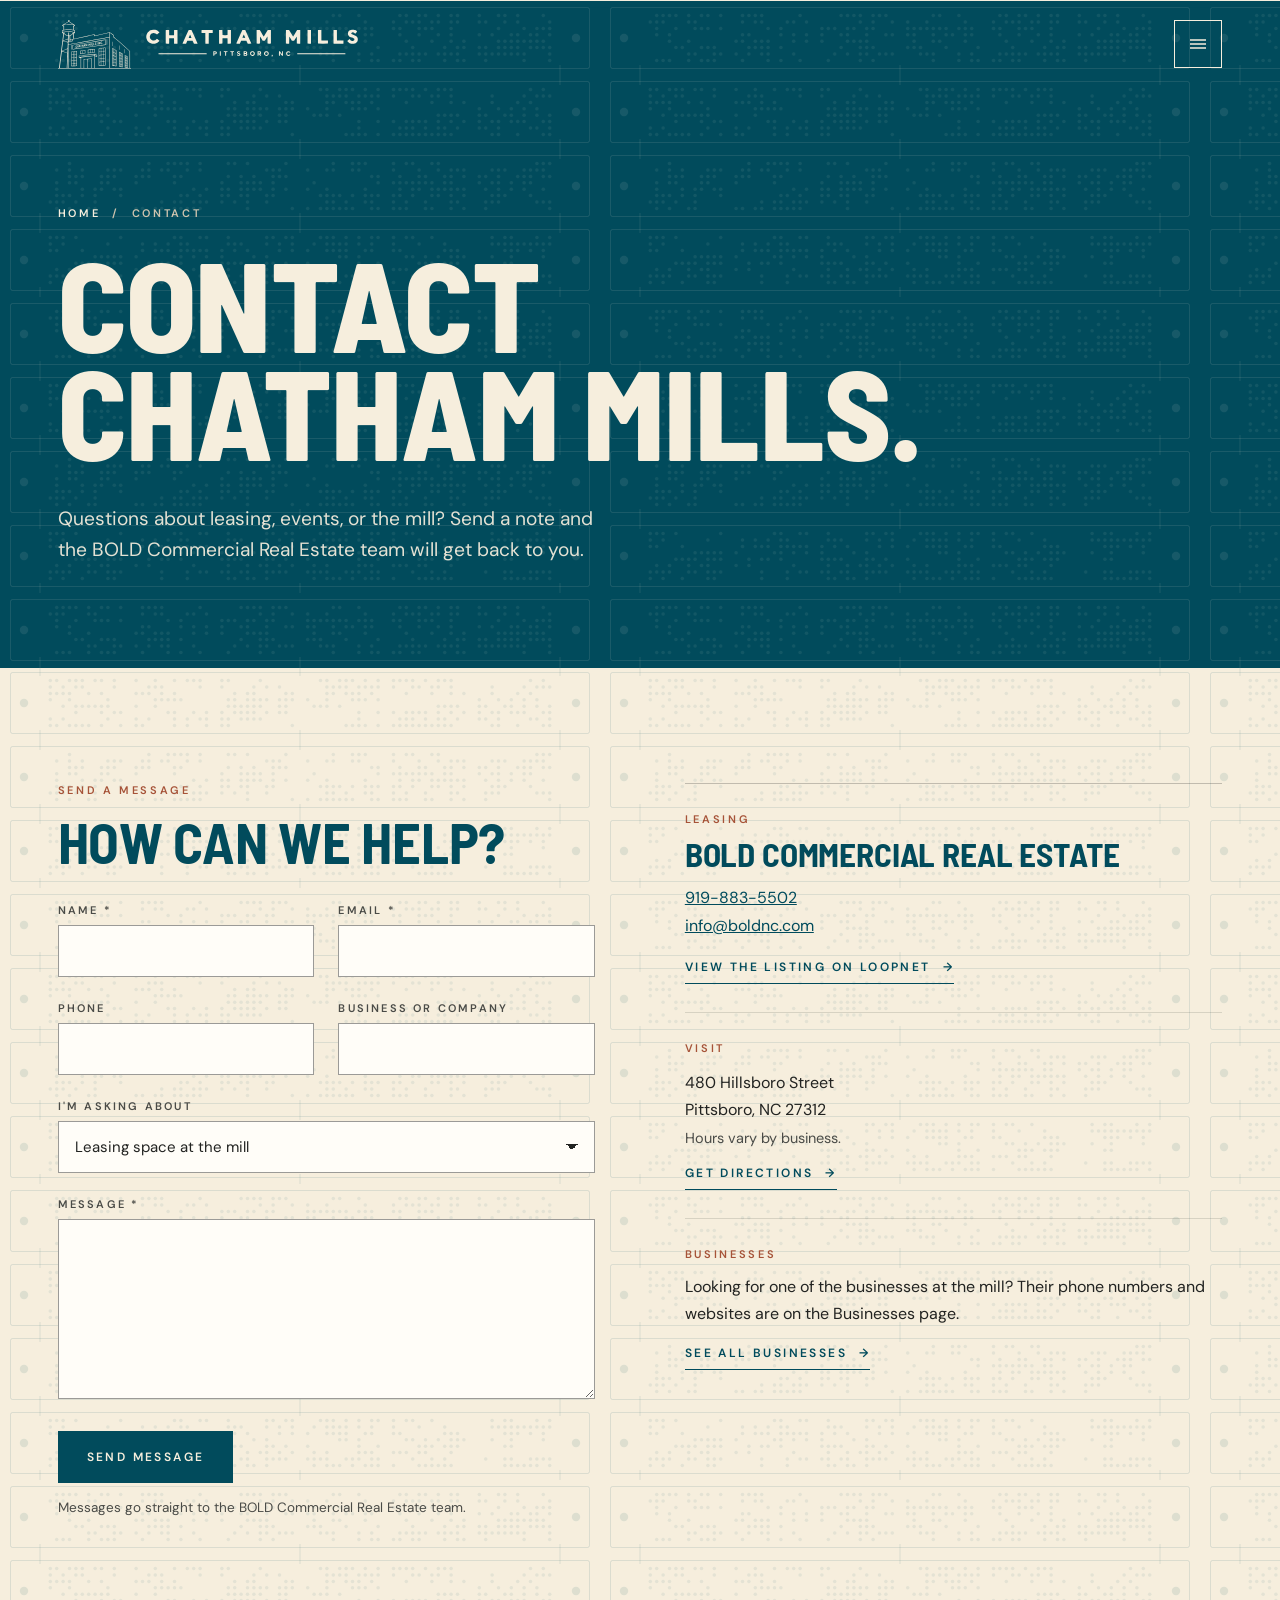
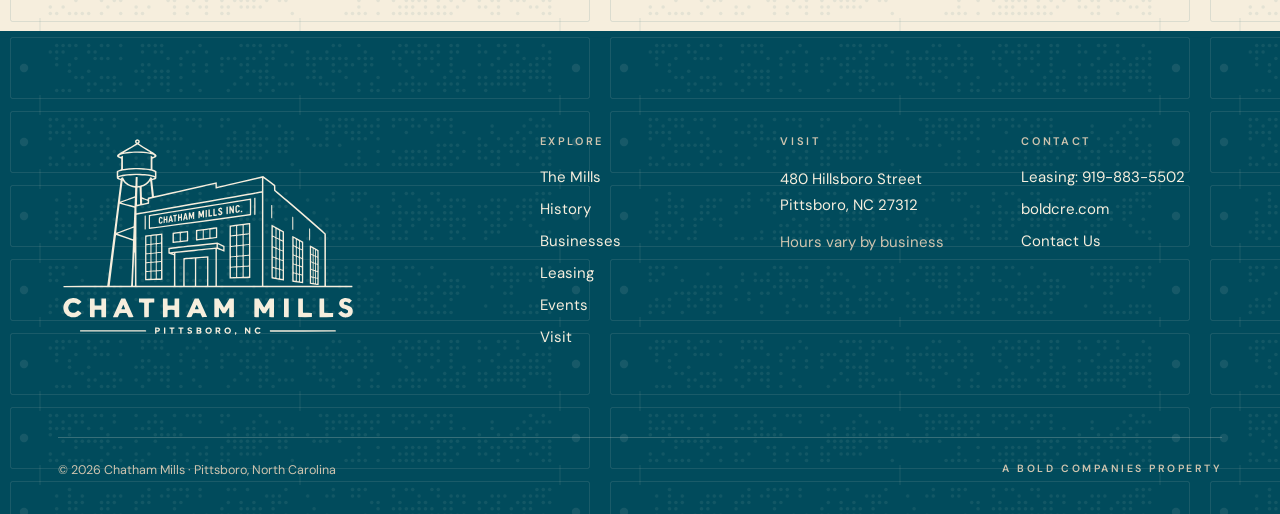
<file: contact.html>
<!doctype html>
<html lang="en">
<head>
<meta charset="utf-8">
<meta name="viewport" content="width=device-width, initial-scale=1">
<title>Contact Chatham Mills · Pittsboro, NC</title>
<meta name="description" content="Contact Chatham Mills in Pittsboro, NC about leasing, events, or general questions.">
<meta property="og:title" content="Contact Chatham Mills · Pittsboro, NC">
<meta property="og:description" content="Contact Chatham Mills in Pittsboro, NC about leasing, events, or general questions.">
<meta name="theme-color" content="#014B5C">
<link rel="icon" href="images/logo-mark-charcoal.svg" type="image/svg+xml">
<link rel="preconnect" href="https://fonts.googleapis.com">
<link rel="preconnect" href="https://fonts.gstatic.com" crossorigin>
<link rel="stylesheet" href="https://fonts.googleapis.com/css2?family=Barlow+Semi+Condensed:wght@600;700;800&amp;family=DM+Sans:ital,wght@0,400;0,500;0,600;0,700;1,400&amp;display=swap">
<link rel="stylesheet" href="styles.css">
</head>
<body>
<a href="#main" class="lbl" style="position:absolute;left:-9999px;top:0" onfocus="this.style.left='16px';this.style.top='16px';this.style.zIndex=99;this.style.background='#F6EEDD';this.style.padding='12px'" onblur="this.style.left='-9999px'">Skip to content</a>


<div id="top" class="weave" style="background-color:#F6EEDD;color:#222321;min-width:0">

<!-- NAVIGATION -->
<header class="site-nav">
<div class="wrap" style="height:100%;display:flex;align-items:center;justify-content:space-between;gap:24px">
<a href="index.html" aria-label="Chatham Mills home" style="display:flex;flex-shrink:0;align-items:center;gap:14px;text-decoration:none;color:inherit">
<img class="logo-light nav-mark" src="images/logo-mark-cream.svg" alt="" style="height:50px;width:auto">
<img class="logo-light nav-word" src="images/logo-wordmark-cream.svg" alt="Chatham Mills, Pittsboro, NC" style="height:34px;width:auto">
<img class="logo-dark nav-mark" src="images/logo-mark-charcoal.svg" alt="" style="height:50px;width:auto">
<img class="logo-dark nav-word" src="images/logo-wordmark-charcoal.svg" alt="Chatham Mills, Pittsboro, NC" style="height:34px;width:auto">
</a>
<nav class="navlinks" aria-label="Primary" style="display:flex;align-items:center;gap:clamp(16px,1.7vw,28px)">
<a class="nl" href="index.html#mills">The Mills</a>
<a class="nl" href="index.html#history">History</a>
<a class="nl" href="businesses.html">Businesses</a>
<a class="nl" href="index.html#leasing">Leasing</a>
<a class="nl" href="index.html#events">Events</a>
<a class="nl" href="index.html#visit">Visit</a>
</nav>
<div style="display:flex;align-items:center;gap:12px">
<a class="btn navcta navcta-ghost" href="contact.html" style="min-height:46px;padding:0 18px">Contact</a>
<a class="btn navcta" href="https://www.loopnet.com/Listing/480-Hillsboro-St-Pittsboro-NC/42048387/" style="min-height:46px;padding:0 18px">Explore Leasing</a>
<button class="menubtn" type="button" aria-label="Open menu" aria-expanded="false" aria-controls="mobile-menu">
<svg class="ic-open" width="20" height="20" viewBox="0 0 20 20" fill="none" stroke="currentColor" stroke-width="1.6" aria-hidden="true"><path d="M2 6h16M2 10h16M2 14h16"/></svg>
<svg class="ic-close" width="20" height="20" viewBox="0 0 20 20" fill="none" stroke="currentColor" stroke-width="1.6" aria-hidden="true"><path d="M4 4l12 12M16 4L4 16"/></svg>
</button>
</div>
</div>
</header>

<div id="mobile-menu" class="menu-panel weave-lt">
<a class="ml disp" href="index.html#mills">The Mills</a>
<a class="ml disp" href="index.html#history">History</a>
<a class="ml disp" href="businesses.html">Businesses</a>
<a class="ml disp" href="index.html#leasing">Leasing</a>
<a class="ml disp" href="index.html#events">Events</a>
<a class="ml disp" href="index.html#visit">Visit</a>
<a class="ml disp" href="contact.html">Contact</a>
<a class="btn btn-cream" href="https://www.loopnet.com/Listing/480-Hillsboro-St-Pittsboro-NC/42048387/" style="margin-top:28px;align-self:flex-start">Explore Leasing</a>
</div>

<main id="main">
<!-- PAGE HEADER -->
<section class="weave-lt" style="background-color:#014B5C;color:#F6EEDD;padding:clamp(170px,16vw,230px) 0 clamp(72px,8vw,120px)">
<div class="wrap">
<div class="lbl rise" style="color:#CFC4AF;display:flex;align-items:center;gap:12px"><a class="fl" href="index.html">Home</a><span aria-hidden="true">/</span><span>Contact</span></div>
<h1 class="disp rise d1" style="margin:28px 0 0;font-size:clamp(56px,10vw,170px);font-weight:800;line-height:.84">Contact<br>Chatham Mills.</h1>
<p class="rise d2" style="margin:40px 0 0;max-width:540px;font-size:clamp(17px,1.5vw,20px);line-height:1.6;color:rgba(246,238,221,.92)">Questions about leasing, events, or the mill? Send a note and the BOLD Commercial Real Estate team will get back to you.</p>
</div>
</section>

<!-- FORM + DETAILS -->
<section style="padding:clamp(80px,9vw,140px) 0">
<div class="wrap" style="display:grid;grid-template-columns:repeat(auto-fit,minmax(min(100%,420px),1fr));gap:clamp(48px,7vw,120px);align-items:start">
<div>
<div class="lbl" style="color:#A65338">Send a Message</div>
<h2 class="disp" style="margin:18px 0 36px;font-size:clamp(40px,4.4vw,64px);color:#014B5C">How Can We Help?</h2>
<form name="contact" method="POST" action="https://formsubmit.co/lewis@boldnc.com">
<input type="hidden" name="_cc" value="chela@boldnc.com,cindy@boldnc.com">
<input type="hidden" name="_subject" value="New inquiry from the Chatham Mills website">
<input type="hidden" name="_template" value="table">
<input type="hidden" name="_captcha" value="false">
<input type="hidden" name="_next" id="form-next" value="">
<input type="text" name="_honey" style="display:none" tabindex="-1" autocomplete="off" aria-hidden="true">
<div style="display:grid;grid-template-columns:repeat(auto-fit,minmax(min(100%,240px),1fr));gap:24px">
<div><label class="flbl" for="c-name">Name *</label><input class="field" id="c-name" name="name" type="text" autocomplete="name" required></div>
<div><label class="flbl" for="c-email">Email *</label><input class="field" id="c-email" name="email" type="email" autocomplete="email" required></div>
<div><label class="flbl" for="c-phone">Phone</label><input class="field" id="c-phone" name="phone" type="tel" autocomplete="tel"></div>
<div><label class="flbl" for="c-company">Business or Company</label><input class="field" id="c-company" name="company" type="text" autocomplete="organization"></div>
</div>
<div style="margin-top:24px"><label class="flbl" for="c-topic">I'm Asking About</label>
<select class="field" id="c-topic" name="topic">
<option>Leasing space at the mill</option>
<option>Events</option>
<option>A current business</option>
<option>Something else</option>
</select></div>
<div style="margin-top:24px"><label class="flbl" for="c-message">Message *</label><textarea class="field" id="c-message" name="message" required></textarea></div>
<button class="btn btn-teal" type="submit" style="margin-top:32px">Send Message</button>
<p id="form-status" role="status" aria-live="polite" style="margin:16px 0 0;font-size:15px;line-height:1.55;font-weight:600;color:#014B5C" hidden></p>
<p style="margin:16px 0 0;font-size:13.5px;color:#4A4B47">Messages go straight to the BOLD Commercial Real Estate team.</p>
</form>
</div>
<aside style="border-top:1px solid rgba(34,35,33,.25)">
<div style="padding:28px 0;border-bottom:1px solid rgba(34,35,33,.14)">
<div class="lbl" style="color:#A65338">Leasing</div>
<div class="disp" style="font-size:clamp(28px,2.6vw,36px);color:#014B5C;margin-top:12px">BOLD Commercial Real Estate</div>
<p style="margin:14px 0 0;font-size:16px;line-height:1.8"><a href="tel:+19198835502">919-883-5502</a><br><a href="mailto:info@boldnc.com">info@boldnc.com</a></p>
<a class="tl" href="https://www.loopnet.com/Listing/480-Hillsboro-St-Pittsboro-NC/42048387/" style="margin-top:18px">View the Listing on LoopNet <span class="ar" aria-hidden="true">→</span></a>
</div>
<div style="padding:28px 0;border-bottom:1px solid rgba(34,35,33,.14)">
<div class="lbl" style="color:#A65338">Visit</div>
<address style="font-style:normal;margin-top:12px;font-size:16px;line-height:1.7">480 Hillsboro Street<br>Pittsboro, NC 27312</address>
<p style="margin:6px 0 0;font-size:14.5px;color:#4A4B47">Hours vary by business.</p>
<a class="tl" href="https://maps.google.com/?q=480+Hillsboro+St+Pittsboro+NC+27312" style="margin-top:18px">Get Directions <span class="ar" aria-hidden="true">→</span></a>
</div>
<div style="padding:28px 0">
<div class="lbl" style="color:#A65338">Businesses</div>
<p style="margin:12px 0 0;font-size:16px;line-height:1.65">Looking for one of the businesses at the mill? Their phone numbers and websites are on the Businesses page.</p>
<a class="tl" href="businesses.html" style="margin-top:18px">See All Businesses <span class="ar" aria-hidden="true">→</span></a>
</div>
</aside>
</div>
</section>

</main>

<!-- FOOTER -->
<footer class="weave-lt" style="background-color:#014B5C;color:#F6EEDD;padding:clamp(72px,8vw,112px) 0 36px;overflow:hidden">
<div class="wrap">
<div style="display:grid;grid-template-columns:repeat(auto-fit,minmax(min(100%,200px),1fr));gap:48px 40px;align-items:start">
<div style="grid-column:span 2;min-width:0">
<img src="images/logo-full-cream.svg" alt="Chatham Mills, Pittsboro, NC" style="width:min(300px,100%);height:auto;display:block">
</div>
<nav aria-label="Footer">
<div class="lbl" style="color:#CFC4AF">Explore</div>
<ul style="list-style:none;margin:18px 0 0;padding:0;display:flex;flex-direction:column;gap:12px;font-size:15px">
<li><a class="fl" href="index.html#mills">The Mills</a></li>
<li><a class="fl" href="index.html#history">History</a></li>
<li><a class="fl" href="businesses.html">Businesses</a></li>
<li><a class="fl" href="index.html#leasing">Leasing</a></li>
<li><a class="fl" href="index.html#events">Events</a></li>
<li><a class="fl" href="index.html#visit">Visit</a></li>
</ul>
</nav>
<div>
<div class="lbl" style="color:#CFC4AF">Visit</div>
<address style="font-style:normal;margin-top:18px;font-size:15px;line-height:1.7">480 Hillsboro Street<br>Pittsboro, NC 27312</address>
<div style="margin-top:12px;font-size:15px;line-height:1.7;color:#CFC4AF">Hours vary by business</div>
</div>
<div>
<div class="lbl" style="color:#CFC4AF">Contact</div>
<ul style="list-style:none;margin:18px 0 0;padding:0;display:flex;flex-direction:column;gap:12px;font-size:15px">
<li><a class="fl" href="tel:+19198835502">Leasing: 919-883-5502</a></li>
<li><a class="fl" href="https://boldcre.com">boldcre.com</a></li>
<li><a class="fl" href="contact.html">Contact Us</a></li>
</ul>
</div>
</div>
<div style="display:flex;flex-wrap:wrap;justify-content:space-between;gap:16px;margin-top:clamp(64px,7vw,96px);padding-top:24px;border-top:1px solid rgba(246,238,221,.22);font-size:12.5px;color:#CFC4AF">
<span>© 2026 Chatham Mills · Pittsboro, North Carolina</span>
<span class="lbl" style="font-size:10.5px">A BOLD Companies Property</span>
</div>
</div>
</footer>

</div>
<script src="main.js"></script>
</body>
</html>
</file>
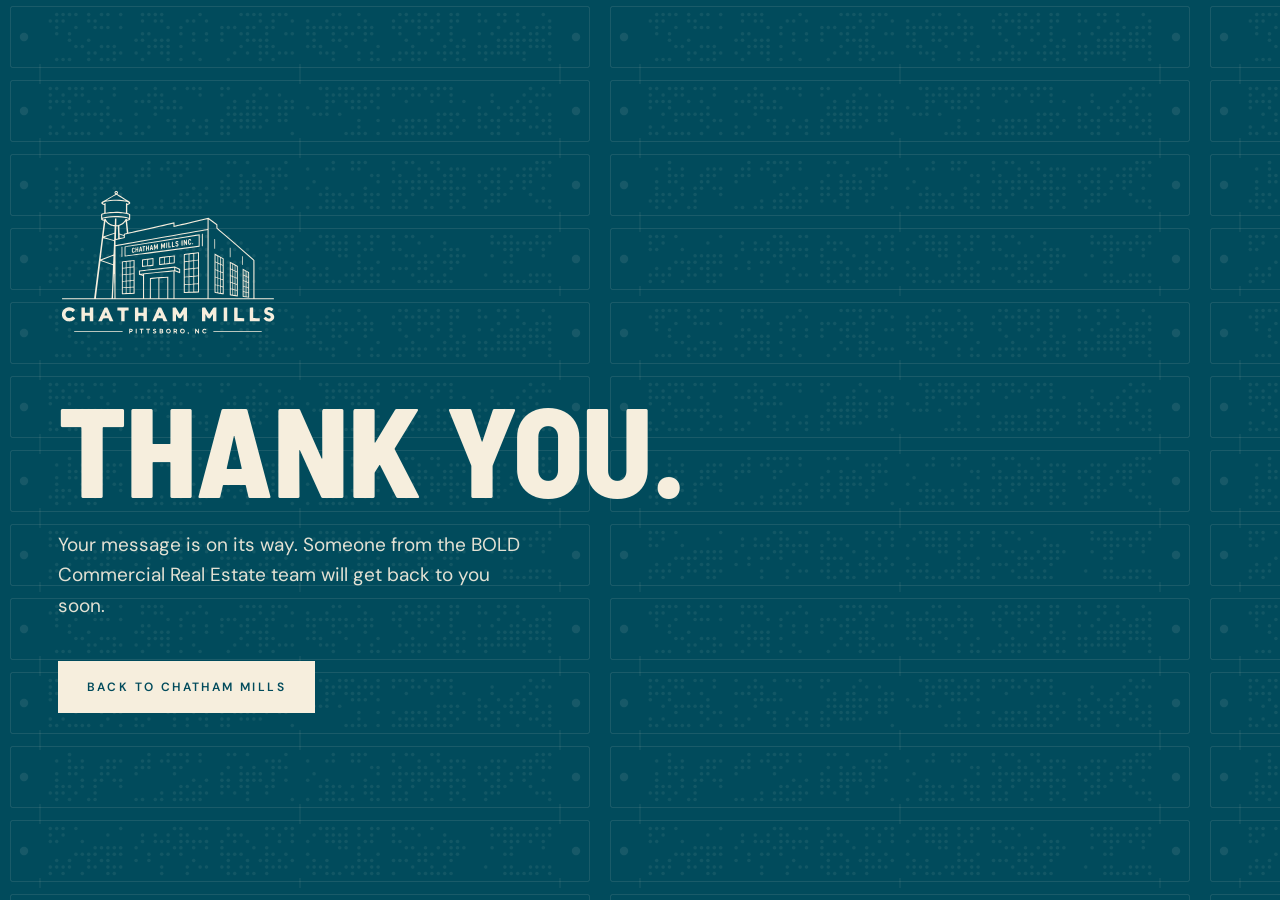
<file: thanks.html>
<!doctype html>
<html lang="en">
<head>
<meta charset="utf-8">
<meta name="viewport" content="width=device-width, initial-scale=1">
<title>Thank You · Chatham Mills</title>
<meta name="robots" content="noindex">
<link rel="icon" href="images/logo-mark-charcoal.svg" type="image/svg+xml">
<link rel="preconnect" href="https://fonts.googleapis.com">
<link rel="preconnect" href="https://fonts.gstatic.com" crossorigin>
<link rel="stylesheet" href="https://fonts.googleapis.com/css2?family=Barlow+Semi+Condensed:wght@600;700;800&amp;family=DM+Sans:wght@400;500;600;700&amp;display=swap">
<link rel="stylesheet" href="styles.css">
</head>
<body>
<main class="weave-lt" style="min-height:100vh;background-color:#014B5C;color:#F6EEDD;display:flex;align-items:center">
<div class="wrap" style="width:100%;padding-top:80px;padding-bottom:80px">
<a href="index.html" aria-label="Chatham Mills home"><img src="images/logo-full-cream.svg" alt="Chatham Mills, Pittsboro, NC" style="width:min(220px,60%);height:auto;display:block"></a>
<h1 class="disp rise" style="margin:56px 0 0;font-size:clamp(64px,10vw,160px);font-weight:800;line-height:.84">Thank You.</h1>
<p class="rise d1" style="margin:28px 0 0;max-width:480px;font-size:19px;line-height:1.6;color:rgba(246,238,221,.92)">Your message is on its way. Someone from the BOLD Commercial Real Estate team will get back to you soon.</p>
<a class="btn btn-cream rise d2" href="index.html" style="margin-top:40px">Back to Chatham Mills</a>
</div>
</main>
</body>
</html>
</file>
<file: styles.css>
/* Chatham Mills · site styles
   To use the licensed Dress Code font later: add its @font-face rule
   and change --display below to 'Dress Code'. */

:root{
  --display:'Barlow Semi Condensed';
  --teal:#014B5C;
  --cream:#F6EEDD;
  --rust:#A65338;
  --charcoal:#222321;
  --stone:#CFC4AF;
  --sage:#788477;
}
[hidden]{display:none!important}
html{scroll-behavior:smooth}
body{margin:0;background:#F6EEDD;color:#222321;font-family:'DM Sans',system-ui,sans-serif;-webkit-font-smoothing:antialiased}
body.menu-open{overflow:hidden}
a{color:#014B5C}a:hover{color:#A65338}
img{max-width:100%}

.disp{font-family:var(--display),'Arial Narrow',sans-serif;font-weight:700;text-transform:uppercase;line-height:.9;letter-spacing:-.005em;overflow-wrap:break-word}
.wrap{max-width:1320px;margin:0 auto;padding:0 clamp(20px,4.5vw,64px);box-sizing:border-box}
.lbl{font-size:11px;font-weight:600;letter-spacing:.24em;text-transform:uppercase;line-height:1.4}

/* Woven grid texture */
.weave{background-image:url(images/jacquard-teal.svg);background-size:600px 296px}
.weave-lt{background-image:url(images/jacquard-cream.svg);background-size:600px 296px}
.ph img.zi{width:100%;height:100%;object-fit:cover;display:block}
.tag{position:absolute;left:0;bottom:0;background:#F6EEDD;color:#222321;padding:10px 16px 0 0;font-size:10.5px;font-weight:600;letter-spacing:.18em;text-transform:uppercase;line-height:1.4}
.tag-r{left:auto;right:0;padding:10px 0 0 16px}
.arch figcaption{margin-top:14px;font-size:14px;line-height:1.5;color:#4A4B47}

/* Photos. Each .zi is a placeholder texture: swap it for
   <img class="zi" src="images/your-photo.jpg" alt="..."> and the
   hover zoom keeps working. Delete the figcaption once real photos are in. */
.ph{position:relative;overflow:hidden;margin:0}
.ph .zi{position:absolute;inset:0;width:100%;height:100%;object-fit:cover;transition:transform 1.6s cubic-bezier(.2,.7,.2,1)}
.ph:hover .zi{transform:scale(1.045)}
.cap{position:absolute;left:16px;right:16px;bottom:14px;font-size:10.5px;font-weight:600;letter-spacing:.18em;text-transform:uppercase;line-height:1.45}
.t-hero{background-color:#2E2D29;background-image:repeating-linear-gradient(90deg,rgba(246,238,221,.05) 0 2px,transparent 2px 72px),repeating-linear-gradient(0deg,rgba(246,238,221,.05) 0 2px,transparent 2px 96px)}
.t-warm{background-color:#CFC4AF;background-image:repeating-linear-gradient(0deg,rgba(34,35,33,.07) 0 1px,transparent 1px 7px),repeating-linear-gradient(90deg,rgba(34,35,33,.05) 0 1px,transparent 1px 7px)}
.t-brick{background-color:#8B4A34;background-image:repeating-linear-gradient(0deg,rgba(246,238,221,.11) 0 1px,transparent 1px 17px),repeating-linear-gradient(90deg,rgba(246,238,221,.06) 0 1px,transparent 1px 38px)}
.t-arch{background-color:#6F6C65;background-image:repeating-linear-gradient(0deg,rgba(246,238,221,.07) 0 1px,transparent 1px 5px)}
.t-teal{background-color:#0C4350;background-image:repeating-linear-gradient(90deg,rgba(246,238,221,.06) 0 2px,transparent 2px 56px),repeating-linear-gradient(0deg,rgba(246,238,221,.06) 0 2px,transparent 2px 74px)}
.t-sage{background-color:#788477;background-image:repeating-linear-gradient(45deg,rgba(246,238,221,.07) 0 1px,transparent 1px 9px)}
.t-dark{background-color:#33342F;background-image:repeating-linear-gradient(0deg,rgba(246,238,221,.05) 0 1px,transparent 1px 6px),repeating-linear-gradient(90deg,rgba(246,238,221,.04) 0 1px,transparent 1px 6px)}

/* Buttons and links */
.btn{white-space:nowrap;display:inline-flex;align-items:center;justify-content:center;gap:10px;min-height:52px;padding:0 28px;box-sizing:border-box;border:1px solid transparent;font-family:'DM Sans',sans-serif;font-size:12px;font-weight:600;letter-spacing:.2em;text-transform:uppercase;text-decoration:none;cursor:pointer;transition:background .35s,color .35s,border-color .35s}
.btn-teal{background:#014B5C;color:#F6EEDD;border-color:#014B5C}
.btn-teal:hover{background:#A65338;border-color:#A65338;color:#F6EEDD}
.btn-cream{background:#F6EEDD;color:#014B5C;border-color:#F6EEDD}
.btn-cream:hover{background:#222321;border-color:#222321;color:#F6EEDD}
.btn-ghost-cream{background:transparent;color:#F6EEDD;border-color:rgba(246,238,221,.6)}
.btn-ghost-cream:hover{background:#F6EEDD;color:#222321;border-color:#F6EEDD}
.tl{display:inline-flex;align-items:center;gap:12px;font-size:12px;font-weight:600;letter-spacing:.2em;text-transform:uppercase;text-decoration:none;padding-bottom:8px;border-bottom:1px solid currentColor;transition:color .3s}
.tl .ar{display:inline-block;transition:transform .45s cubic-bezier(.2,.7,.2,1)}
.tl:hover .ar{transform:translateX(6px)}
.fl{color:#F6EEDD;text-decoration:none}.fl:hover{color:#CFC4AF}

/* Navigation: transparent over the hero, cream once you scroll */
.site-nav{position:sticky;top:0;z-index:50;height:88px;margin-bottom:-88px;background:transparent;color:#F6EEDD;border-bottom:1px solid transparent;transition:background .5s,color .5s,border-color .5s}
.site-nav.solid{background:rgba(246,238,221,.97);color:#222321;border-bottom-color:rgba(34,35,33,.14)}
.site-nav .logo-dark{display:none}
.site-nav.solid .logo-dark{display:block}
.site-nav.solid .logo-light{display:none}
.site-nav .navcta{background:#F6EEDD;color:#014B5C;border-color:#F6EEDD}
.site-nav.solid .navcta{background:#014B5C;color:#F6EEDD;border-color:#014B5C}
.site-nav .navcta:hover{background:#A65338;color:#F6EEDD;border-color:#A65338}
.site-nav .navcta.navcta-ghost{background:transparent;color:#F6EEDD;border-color:rgba(246,238,221,.6)}
.site-nav.solid .navcta.navcta-ghost{background:transparent;color:#014B5C;border-color:#014B5C}
.site-nav .navcta.navcta-ghost:hover{background:#A65338;color:#F6EEDD;border-color:#A65338}
.nl{white-space:nowrap;color:inherit;text-decoration:none;font-size:11.5px;font-weight:600;letter-spacing:.2em;text-transform:uppercase;padding:6px 0;background-image:linear-gradient(currentColor,currentColor);background-size:0 1px;background-repeat:no-repeat;background-position:0 100%;transition:background-size .5s cubic-bezier(.2,.7,.2,1)}
.nl:hover,.nl[aria-current="page"]{color:inherit;background-size:100% 1px}
.menubtn{display:none;align-items:center;justify-content:center;width:48px;height:48px;background:transparent;border:1px solid currentColor;color:inherit;cursor:pointer;padding:0}
.menubtn .ic-close{display:none}
body.menu-open .menubtn .ic-close{display:block}
body.menu-open .menubtn .ic-open{display:none}
.menu-panel{display:none;position:fixed;inset:0;z-index:40;background-color:#014B5C;padding:120px 24px 40px;box-sizing:border-box;flex-direction:column;gap:6px;overflow:auto}
body.menu-open .menu-panel{display:flex}
.ml{color:#F6EEDD;text-decoration:none;font-size:52px;padding:6px 0;border-bottom:1px solid rgba(246,238,221,.18)}
.ml:hover{color:#CFC4AF}

/* Tenant directory */
.fp{display:inline-flex;align-items:center;gap:10px;min-height:44px;padding:0 18px;background:transparent;color:#222321;border:1px solid rgba(34,35,33,.35);border-radius:0;font-family:'DM Sans',sans-serif;font-size:11.5px;font-weight:600;letter-spacing:.18em;text-transform:uppercase;cursor:pointer;transition:background .3s,color .3s,border-color .3s}
.fp:hover{border-color:#014B5C;color:#014B5C}
.fp.on{background:#014B5C;border-color:#014B5C;color:#F6EEDD}
.fp .ct{font-size:10.5px;opacity:.7;letter-spacing:.08em}
.trow{display:grid;grid-template-columns:72px minmax(0,1.3fr) minmax(0,1fr) 220px;gap:28px;align-items:center;padding:30px 12px;border-top:1px solid rgba(34,35,33,.25);transition:background .4s}
.trow:hover{background:rgba(207,196,175,.32)}
.trow .tname{background-image:linear-gradient(#A65338,#A65338);background-size:0 2px;background-repeat:no-repeat;background-position:0 100%;transition:background-size .6s cubic-bezier(.2,.7,.2,1);display:inline;padding-bottom:4px}
.trow:hover .tname{background-size:100% 2px}

.tlogo{aspect-ratio:4/3;margin:0;background:#FFFFFF;border:1px solid rgba(34,35,33,.14);display:flex;align-items:center;justify-content:center;padding:22px;box-sizing:border-box}
.tlogo img{display:block;max-width:100%;max-height:100%;width:auto;height:auto;object-fit:contain}
@media (max-width:860px){.trow .tlogo{grid-column:2;width:180px}}

@media (max-width:520px){.nav-word{height:30px!important}.nav-mark{height:40px!important}}

.field{font:inherit;font-size:15px;color:#222321;background:#FFFDF8;border:1px solid rgba(34,35,33,.45);border-radius:0;min-height:52px;padding:12px 16px;box-sizing:border-box;width:100%;display:block}
.field:focus{outline:2px solid #014B5C;outline-offset:2px;border-color:#014B5C}
textarea.field{min-height:180px;resize:vertical}
select.field{appearance:none;background-image:linear-gradient(45deg,transparent 50%,#222321 50%),linear-gradient(135deg,#222321 50%,transparent 50%);background-position:calc(100% - 22px) 50%,calc(100% - 16px) 50%;background-size:6px 6px;background-repeat:no-repeat;padding-right:44px}
.flbl{display:block;margin-bottom:8px;font-size:11px;font-weight:600;letter-spacing:.2em;text-transform:uppercase;color:#4A4B47}

/* Motion */
@keyframes rise{from{opacity:0;transform:translateY(28px)}to{opacity:1;transform:none}}
@keyframes unveil{from{clip-path:inset(0 0 100% 0)}to{clip-path:inset(0 0 0 0)}}
.rise{animation:rise 1.1s cubic-bezier(.2,.7,.2,1) both}
.d1{animation-delay:.15s}.d2{animation-delay:.3s}.d3{animation-delay:.45s}
@supports (animation-timeline:view()){
  .reveal{animation:rise linear both;animation-timeline:view();animation-range:entry 5% cover 26%}
  .unveil{animation:unveil linear both;animation-timeline:view();animation-range:entry 0% cover 30%}
}
@media (prefers-reduced-motion:reduce){.rise,.reveal,.unveil{animation:none!important}.ph .zi{transition:none}html{scroll-behavior:auto}}

/* Responsive */
@media (max-width:1300px){.navlinks{display:none!important}.navcta{display:none!important}.menubtn{display:inline-flex}}
@media (max-width:860px){.trow{grid-template-columns:44px minmax(0,1fr)}.trow>.tbody{grid-column:2}}
@media (max-width:760px){.mag>*{grid-column:1/-1!important;grid-row:auto!important}.hide-sm{display:none!important}.vlabel{display:none!important}.overlap{margin-top:0!important}}
@media (max-width:860px){.trow .hide-sm{display:none!important}}
</file>
